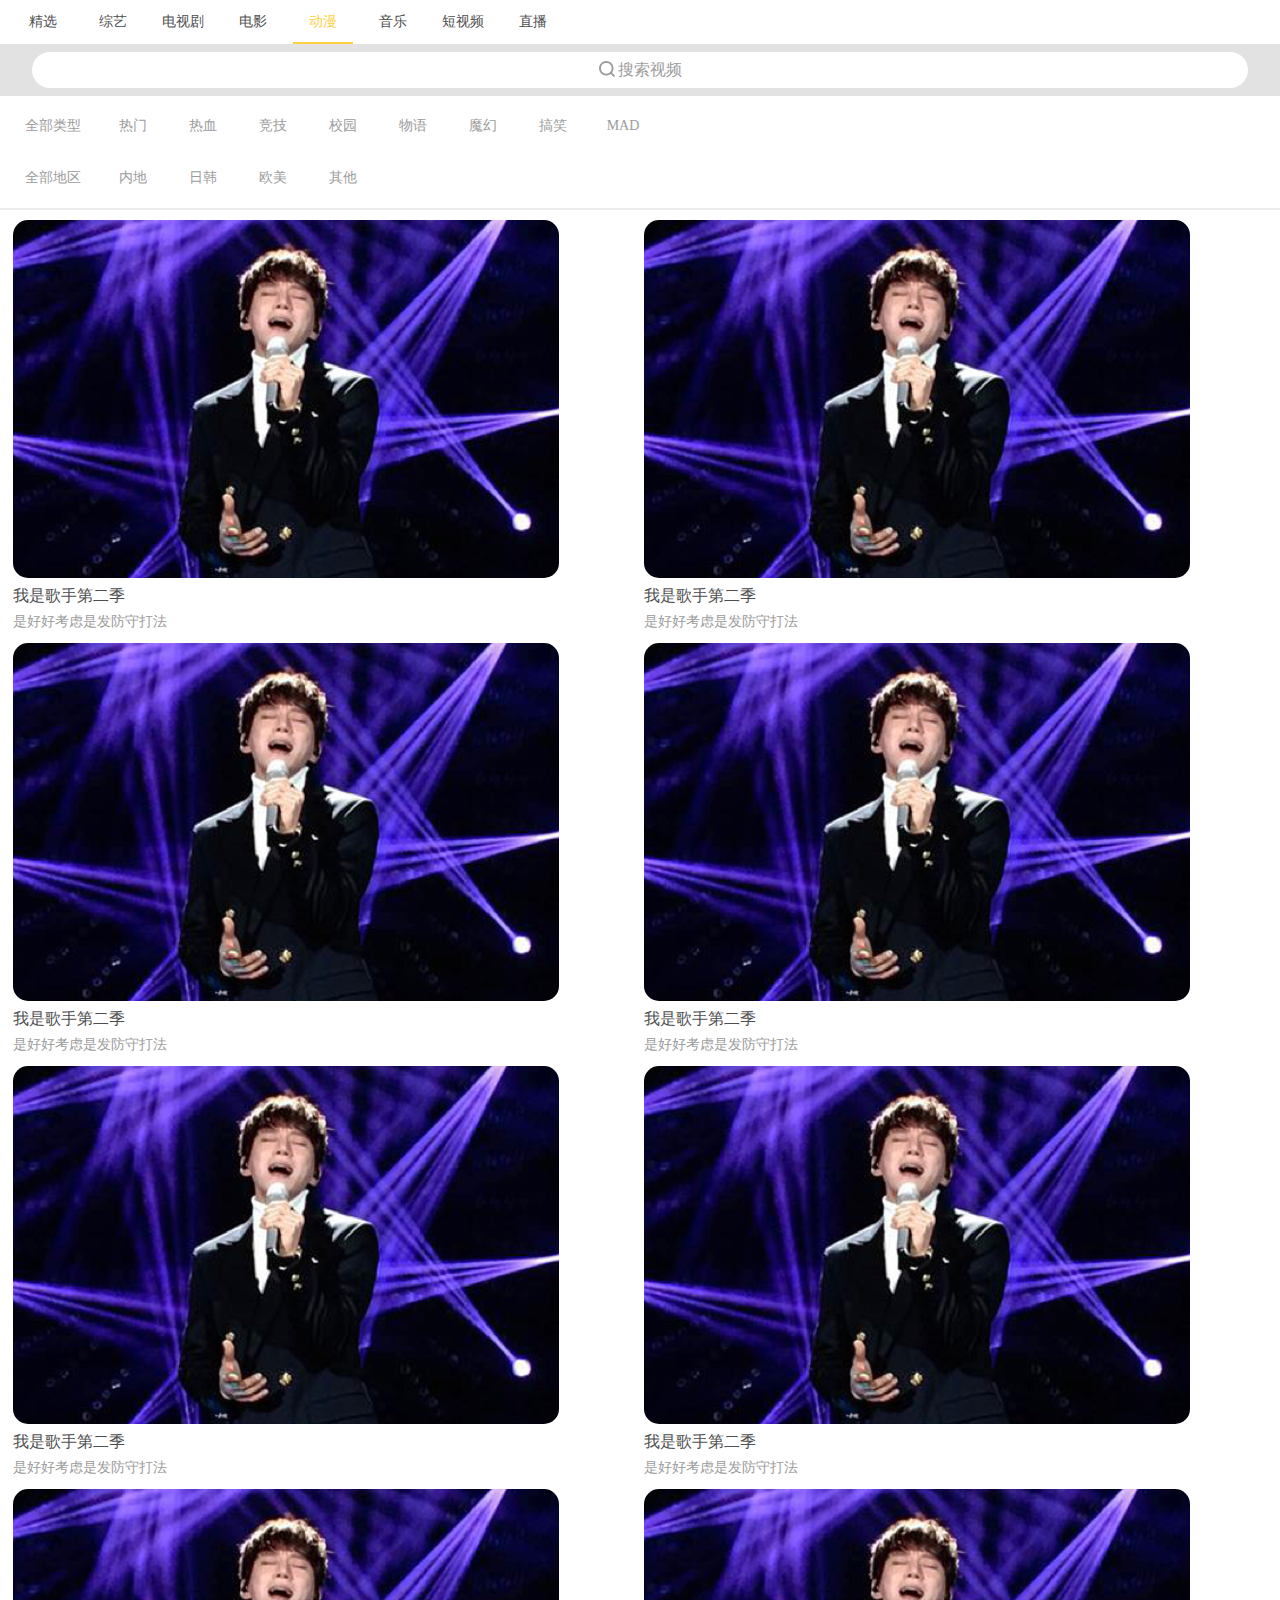
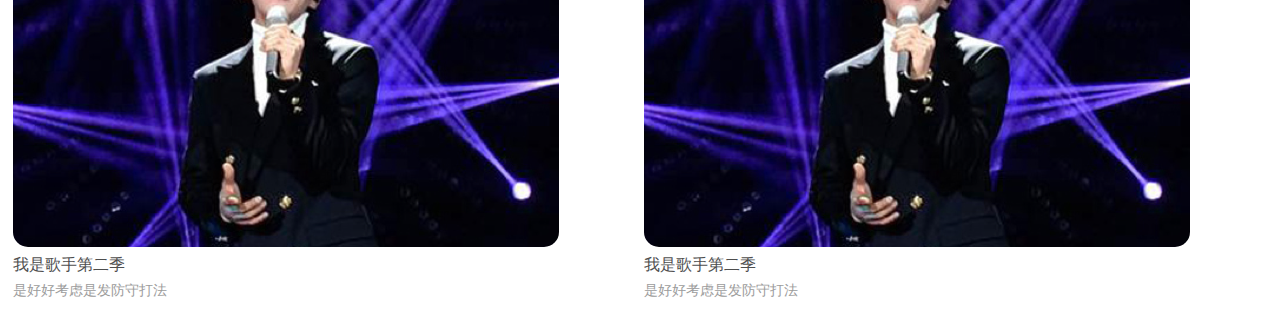
<file: html/comic.html>
<!DOCTYPE html>
<html lang="en">
<head>
    <meta charset="UTF-8">
    <title>麦芽</title>
    <meta name="viewport" content="width=device-width, initial-scale=1, maximum-scale=1, user-scalable=no">
    <!--<link rel="stylesheet" href="css/bootstrap.css">-->
    <link rel="stylesheet" href="../css/comic.css">
    <script src="../js/jQuery.js"></script>
    <script src="../js/touch.js"></script>
    <script src="../js/sou.js"></script>
</head>
<body>

<header>
    <div class=" win">
        <div class="con">
            <a href="../index.html"><li class="but">精选</li></a>
            <a href="variety.html"><li class="but">综艺</li></a>
            <a href="sousuo.html"><li class="but">电视剧</li></a>
            <a href="movie.html"><li class="but">电影</li></a>
            <a href="comic.html"><li class="but buts">动漫</li></a>
            <a href="music.html"><li class="but">音乐</li></a>
            <a href="Short%20video.html"><li class="but">短视频</li></a>
            <a href="live.html"><li class="but">直播</li></a>
            <div class="clear"></div>
        </div>
    </div>
</header>

<div class="sc-find">
    <div class="sc-fd">
        <div class="sc-sou "></div>
        <div class="sc-suo">搜索视频</div>
        <div class="clear"></div>
    </div>
</div>

<div class="table">
    <div class="menu1">
        <div class="contain">
            <div class="cnv3">全部类型</div>
            <div class="cnv">热门</div>
            <div class="cnv">热血</div>
            <div class="cnv">竞技</div>
            <div class="cnv">校园</div>
            <div class="cnv">物语</div>
            <div class="cnv">魔幻</div>
            <div class="cnv">搞笑</div>
            <div class="cnv">MAD</div>
            <div class="clear"></div>
        </div>
    </div>

    <div class="menu1">
        <div class="contain2">
            <div class="cnv2">全部地区</div>
            <div class=" cnv1">内地</div>
            <div class=" cnv1">日韩</div>
            <div class=" cnv1">欧美</div>
            <div class=" cnv1">其他</div>
            <div class="clear"></div>
        </div>
    </div>
</div>

<div class="xian"></div>

<!--热门综艺-->
<div class="sc-con">
    <div class="m-list">
        <ul class="ul-hot">
            <li>
                <div class="hot-list">
                    <a href="javascript:;">
                        <div class="hot-pic"><img src="../images/8.png"></div>
                        <h3>我是歌手第二季</h3>
                        <h4>是好好考虑是发防守打法</h4>
                    </a>
                </div>
            </li>
            <li>
                <div class="hot-list">
                    <a href="javascript:;">
                        <div class="hot-pic"><img src="../images/8.png"></div>
                        <h3>我是歌手第二季</h3>
                        <h4>是好好考虑是发防守打法</h4>
                    </a>
                </div>
            </li>
        </ul>
    </div>
    <div class="m-list">
        <ul class="ul-hot">
            <li>
                <div class="hot-list">
                    <a href="javascript:;">
                        <div class="hot-pic"><img src="../images/8.png"></div>
                        <h3>我是歌手第二季</h3>
                        <h4>是好好考虑是发防守打法</h4>
                    </a>
                </div>
            </li>
            <li>
                <div class="hot-list">
                    <a href="javascript:;">
                        <div class="hot-pic"><img src="../images/8.png"></div>
                        <h3>我是歌手第二季</h3>
                        <h4>是好好考虑是发防守打法</h4>
                    </a>
                </div>
            </li>
        </ul>
    </div>
    <div class="m-list">
        <ul class="ul-hot">
            <li>
                <div class="hot-list">
                    <a href="javascript:;">
                        <div class="hot-pic"><img src="../images/8.png"></div>
                        <h3>我是歌手第二季</h3>
                        <h4>是好好考虑是发防守打法</h4>
                    </a>
                </div>
            </li>
            <li>
                <div class="hot-list">
                    <a href="javascript:;">
                        <div class="hot-pic"><img src="../images/8.png"></div>
                        <h3>我是歌手第二季</h3>
                        <h4>是好好考虑是发防守打法</h4>
                    </a>
                </div>
            </li>
        </ul>
    </div>
    <div class="m-list">
        <ul class="ul-hot">
            <li>
                <div class="hot-list">
                    <a href="javascript:;">
                        <div class="hot-pic"><img src="../images/8.png"></div>
                        <h3>我是歌手第二季</h3>
                        <h4>是好好考虑是发防守打法</h4>
                    </a>
                </div>
            </li>
            <li>
                <div class="hot-list">
                    <a href="javascript:;">
                        <div class="hot-pic"><img src="../images/8.png"></div>
                        <h3>我是歌手第二季</h3>
                        <h4>是好好考虑是发防守打法</h4>
                    </a>
                </div>
            </li>
        </ul>
    </div>
</div>
<div class="clear"></div>

</body>
</html>
</file>
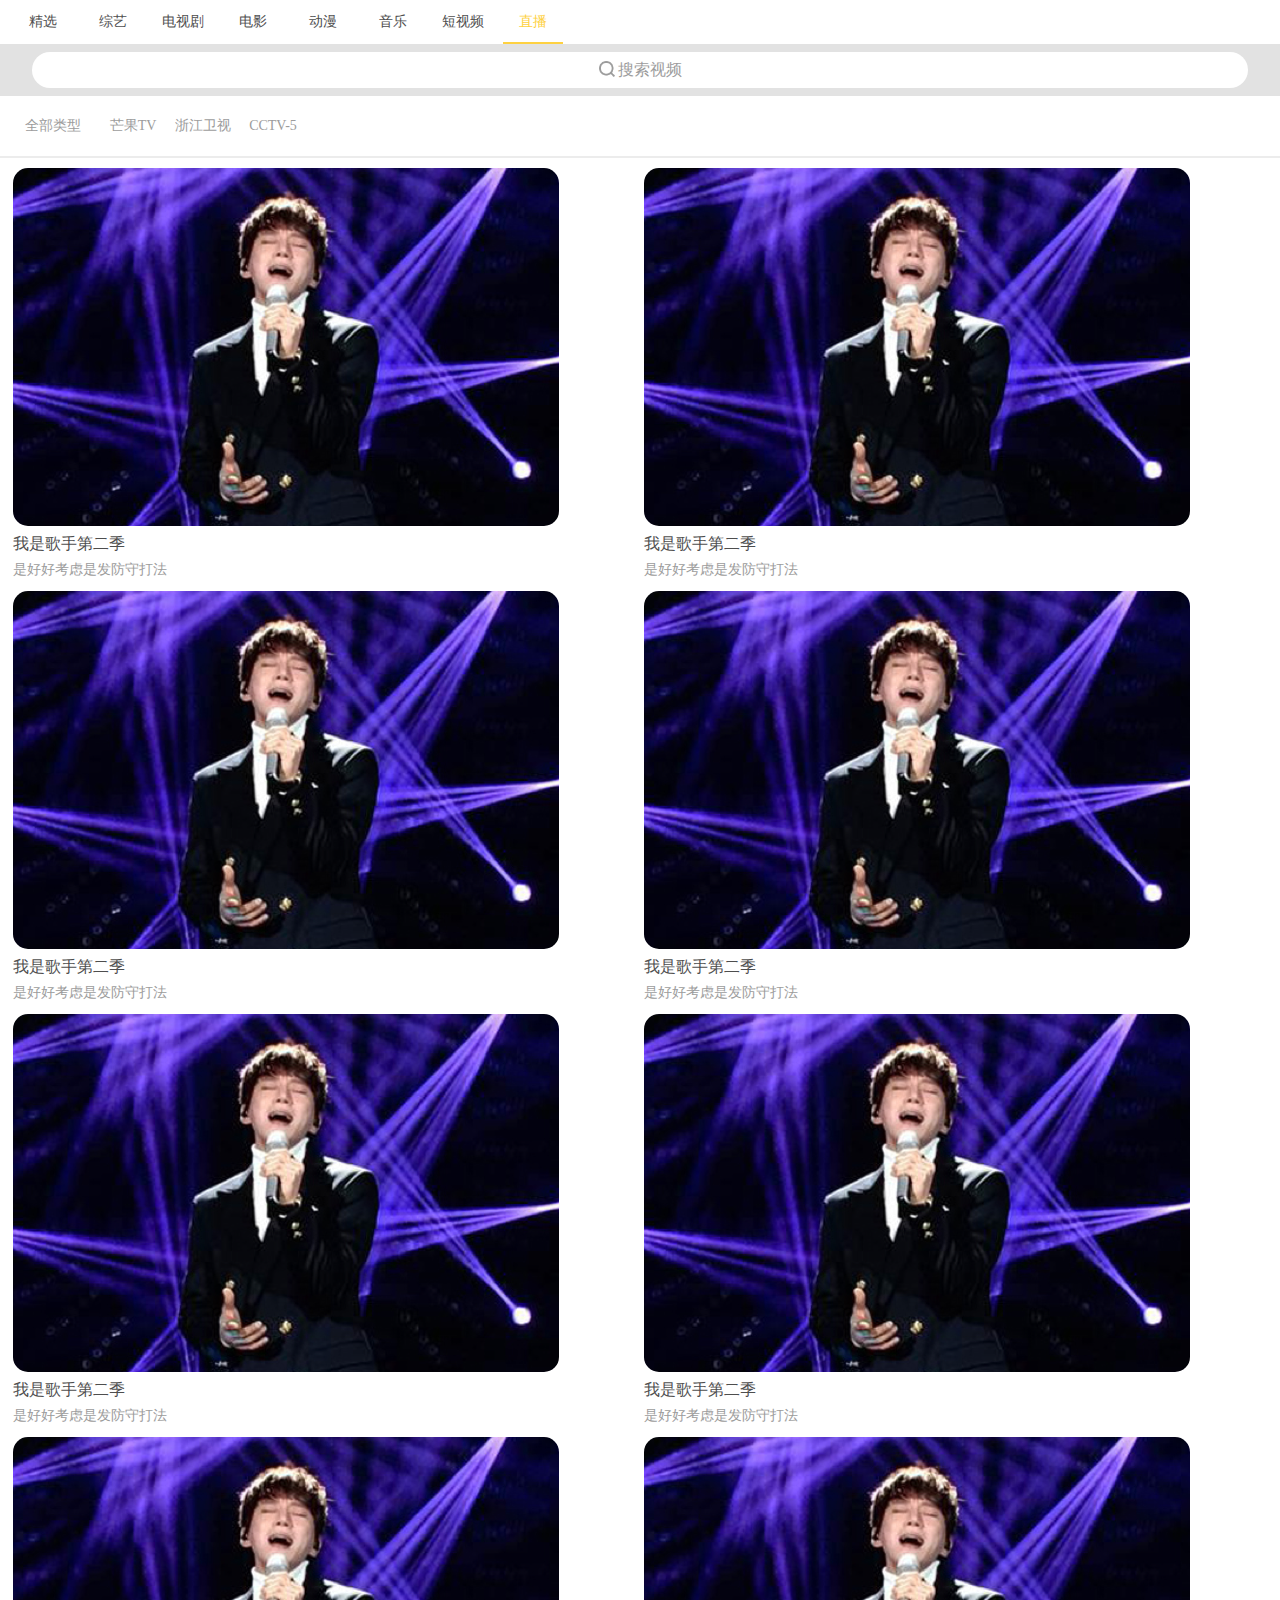
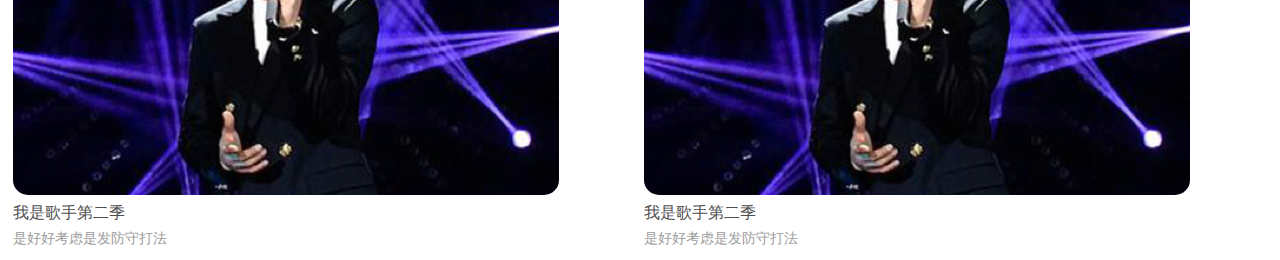
<file: html/live.html>
<!DOCTYPE html>
<html lang="en">
<head>
    <meta charset="UTF-8">
    <title>麦芽</title>
    <meta name="viewport" content="width=device-width, initial-scale=1, maximum-scale=1, user-scalable=no">
    <!--<link rel="stylesheet" href="css/bootstrap.css">-->
    <link rel="stylesheet" href="../css/live.css">
    <script src="../js/jQuery.js"></script>
    <script src="../js/touch.js"></script>
    <script src="../js/sou.js"></script>
</head>
<body>

<header>
    <div class=" win">
        <div class="con">
            <a href="../index.html"><li class="but">精选</li></a>
            <a href="variety.html"><li class="but">综艺</li></a>
            <a href="sousuo.html"><li class="but">电视剧</li></a>
            <a href="movie.html"><li class="but">电影</li></a>
            <a href="comic.html"><li class="but">动漫</li></a>
            <a href="music.html"><li class="but">音乐</li></a>
            <a href="Short%20video.html"><li class="but">短视频</li></a>
            <a href="live.html"><li class="but buts">直播</li></a>
            <div class="clear"></div>
        </div>
    </div>
</header>

<div class="sc-find">
    <div class="sc-fd">
        <div class="sc-sou "></div>
        <div class="sc-suo">搜索视频</div>
        <div class="clear"></div>
    </div>
</div>

<div class="table">
    <div class="menu1">
        <div class="contain">
            <div class="cnv3">全部类型</div>
            <div class="cnv">芒果TV</div>
            <div class="cnv">浙江卫视</div>
            <div class="cnv">CCTV-5</div>
            <div class="clear"></div>
        </div>
    </div>
</div>

<div class="xian"></div>

<!--热门综艺-->
<div class="sc-con">
    <div class="m-list">
        <ul class="ul-hot">
            <li>
                <div class="hot-list">
                    <a href="javascript:;">
                        <div class="hot-pic"><img src="../images/8.png"></div>
                        <h3>我是歌手第二季</h3>
                        <h4>是好好考虑是发防守打法</h4>
                    </a>
                </div>
            </li>
            <li>
                <div class="hot-list">
                    <a href="javascript:;">
                        <div class="hot-pic"><img src="../images/8.png"></div>
                        <h3>我是歌手第二季</h3>
                        <h4>是好好考虑是发防守打法</h4>
                    </a>
                </div>
            </li>
        </ul>
    </div>
    <div class="m-list">
        <ul class="ul-hot">
            <li>
                <div class="hot-list">
                    <a href="javascript:;">
                        <div class="hot-pic"><img src="../images/8.png"></div>
                        <h3>我是歌手第二季</h3>
                        <h4>是好好考虑是发防守打法</h4>
                    </a>
                </div>
            </li>
            <li>
                <div class="hot-list">
                    <a href="javascript:;">
                        <div class="hot-pic"><img src="../images/8.png"></div>
                        <h3>我是歌手第二季</h3>
                        <h4>是好好考虑是发防守打法</h4>
                    </a>
                </div>
            </li>
        </ul>
    </div>
    <div class="m-list">
        <ul class="ul-hot">
            <li>
                <div class="hot-list">
                    <a href="javascript:;">
                        <div class="hot-pic"><img src="../images/8.png"></div>
                        <h3>我是歌手第二季</h3>
                        <h4>是好好考虑是发防守打法</h4>
                    </a>
                </div>
            </li>
            <li>
                <div class="hot-list">
                    <a href="javascript:;">
                        <div class="hot-pic"><img src="../images/8.png"></div>
                        <h3>我是歌手第二季</h3>
                        <h4>是好好考虑是发防守打法</h4>
                    </a>
                </div>
            </li>
        </ul>
    </div>
    <div class="m-list">
        <ul class="ul-hot">
            <li>
                <div class="hot-list">
                    <a href="javascript:;">
                        <div class="hot-pic"><img src="../images/8.png"></div>
                        <h3>我是歌手第二季</h3>
                        <h4>是好好考虑是发防守打法</h4>
                    </a>
                </div>
            </li>
            <li>
                <div class="hot-list">
                    <a href="javascript:;">
                        <div class="hot-pic"><img src="../images/8.png"></div>
                        <h3>我是歌手第二季</h3>
                        <h4>是好好考虑是发防守打法</h4>
                    </a>
                </div>
            </li>
        </ul>
    </div>
</div>
<div class="clear"></div>

</body>
</html>
</file>
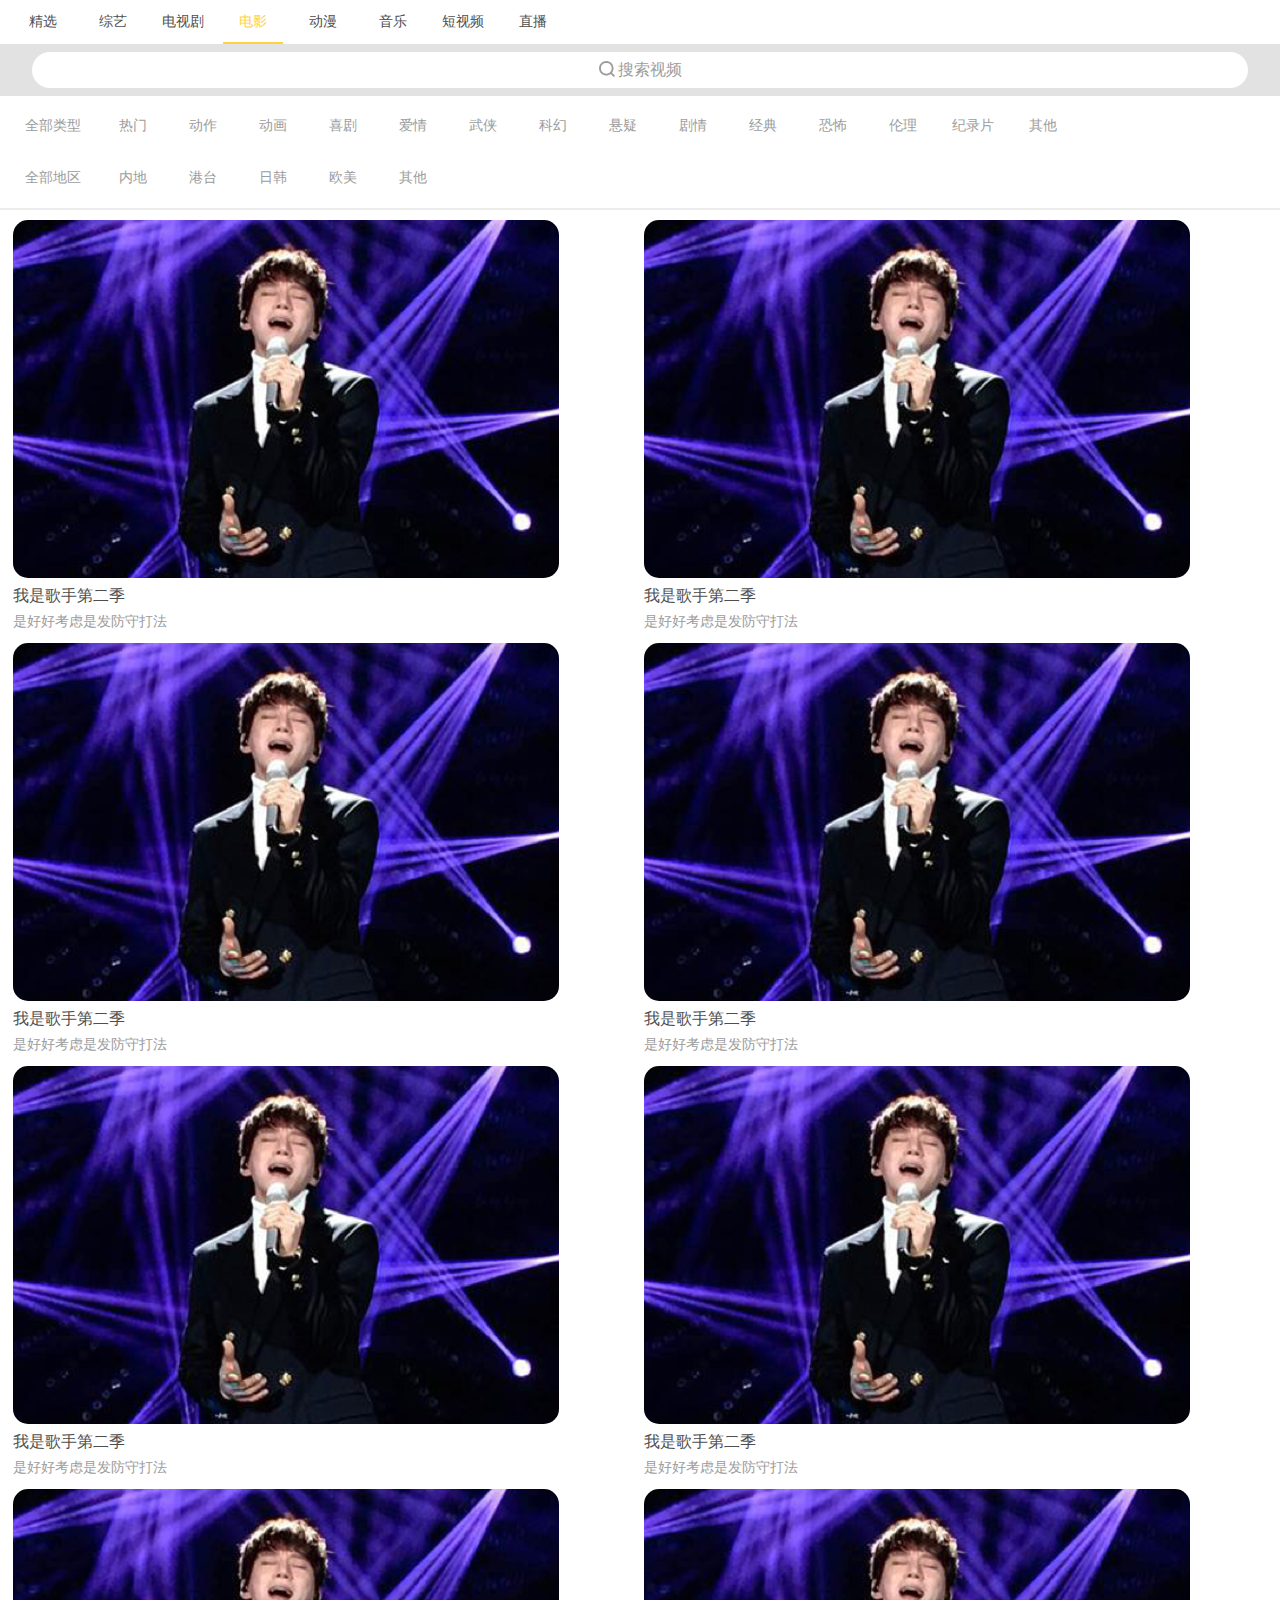
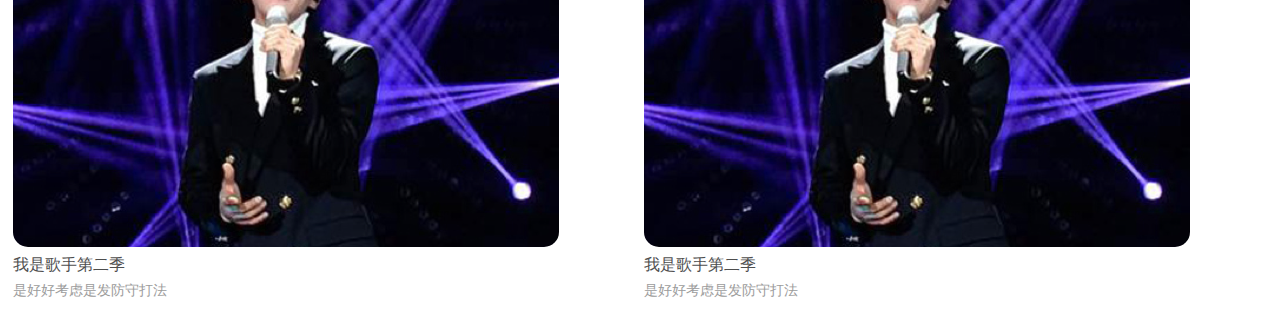
<file: html/movie.html>
<!DOCTYPE html>
<html lang="en">
<head>
    <meta charset="UTF-8">
    <title>麦芽</title>
    <meta name="viewport" content="width=device-width, initial-scale=1, maximum-scale=1, user-scalable=no">
    <!--<link rel="stylesheet" href="css/bootstrap.css">-->
    <link rel="stylesheet" href="../css/movie.css">
    <script src="../js/jQuery.js"></script>
    <script src="../js/touch.js"></script>
    <script src="../js/sou.js"></script>
</head>
<body>

<header>
    <div class=" win">
        <div class="con">
            <a href="../index.html"><li class="but">精选</li></a>
            <a href="variety.html"><li class="but">综艺</li></a>
            <a href="sousuo.html"><li class="but">电视剧</li></a>
            <a href="movie.html"><li class="but buts">电影</li></a>
            <a href="comic.html"><li class="but">动漫</li></a>
            <a href="music.html"><li class="but">音乐</li></a>
            <a href="Short%20video.html"><li class="but">短视频</li></a>
            <a href="live.html"><li class="but">直播</li></a>
            <div class="clear"></div>
        </div>
    </div>
</header>

<div class="sc-find">
    <div class="sc-fd">
        <div class="sc-sou "></div>
        <div class="sc-suo">搜索视频</div>
        <div class="clear"></div>
    </div>
</div>

<div class="table">
    <div class="menu1">
        <div class="contain">
            <div class="cnv3">全部类型</div>
            <div class="cnv">热门</div>
            <div class="cnv">动作</div>
            <div class="cnv">动画</div>
            <div class="cnv">喜剧</div>
            <div class="cnv">爱情</div>
            <div class="cnv">武侠</div>
            <div class="cnv">科幻</div>
            <div class="cnv">悬疑</div>
            <div class="cnv">剧情</div>
            <div class="cnv">经典</div>
            <div class="cnv">恐怖</div>
            <div class="cnv">伦理</div>
            <div class="cnv">纪录片</div>
            <div class="cnv">其他</div>
            <div class="clear"></div>
        </div>
    </div>

    <div class="menu1">
        <div class="contain2">
            <div class="cnv2">全部地区</div>
            <div class="cnv1">内地</div>
            <div class="cnv1">港台</div>
            <div class="cnv1">日韩</div>
            <div class="cnv1">欧美</div>
            <div class="cnv1">其他</div>
            <div class="clear"></div>
        </div>
    </div>
</div>

<div class="xian"></div>

<!--热门综艺-->
<div class="sc-con">
    <div class="m-list">
        <ul class="ul-hot">
            <li>
                <div class="hot-list">
                    <a href="javascript:;">
                        <div class="hot-pic"><img src="../images/8.png"></div>
                        <h3>我是歌手第二季</h3>
                        <h4>是好好考虑是发防守打法</h4>
                    </a>
                </div>
            </li>
            <li>
                <div class="hot-list">
                    <a href="javascript:;">
                        <div class="hot-pic"><img src="../images/8.png"></div>
                        <h3>我是歌手第二季</h3>
                        <h4>是好好考虑是发防守打法</h4>
                    </a>
                </div>
            </li>
        </ul>
    </div>
    <div class="m-list">
        <ul class="ul-hot">
            <li>
                <div class="hot-list">
                    <a href="javascript:;">
                        <div class="hot-pic"><img src="../images/8.png"></div>
                        <h3>我是歌手第二季</h3>
                        <h4>是好好考虑是发防守打法</h4>
                    </a>
                </div>
            </li>
            <li>
                <div class="hot-list">
                    <a href="javascript:;">
                        <div class="hot-pic"><img src="../images/8.png"></div>
                        <h3>我是歌手第二季</h3>
                        <h4>是好好考虑是发防守打法</h4>
                    </a>
                </div>
            </li>
        </ul>
    </div>
    <div class="m-list">
        <ul class="ul-hot">
            <li>
                <div class="hot-list">
                    <a href="javascript:;">
                        <div class="hot-pic"><img src="../images/8.png"></div>
                        <h3>我是歌手第二季</h3>
                        <h4>是好好考虑是发防守打法</h4>
                    </a>
                </div>
            </li>
            <li>
                <div class="hot-list">
                    <a href="javascript:;">
                        <div class="hot-pic"><img src="../images/8.png"></div>
                        <h3>我是歌手第二季</h3>
                        <h4>是好好考虑是发防守打法</h4>
                    </a>
                </div>
            </li>
        </ul>
    </div>
    <div class="m-list">
        <ul class="ul-hot">
            <li>
                <div class="hot-list">
                    <a href="javascript:;">
                        <div class="hot-pic"><img src="../images/8.png"></div>
                        <h3>我是歌手第二季</h3>
                        <h4>是好好考虑是发防守打法</h4>
                    </a>
                </div>
            </li>
            <li>
                <div class="hot-list">
                    <a href="javascript:;">
                        <div class="hot-pic"><img src="../images/8.png"></div>
                        <h3>我是歌手第二季</h3>
                        <h4>是好好考虑是发防守打法</h4>
                    </a>
                </div>
            </li>
        </ul>
    </div>
</div>
<div class="clear"></div>

</body>
</html>
</file>
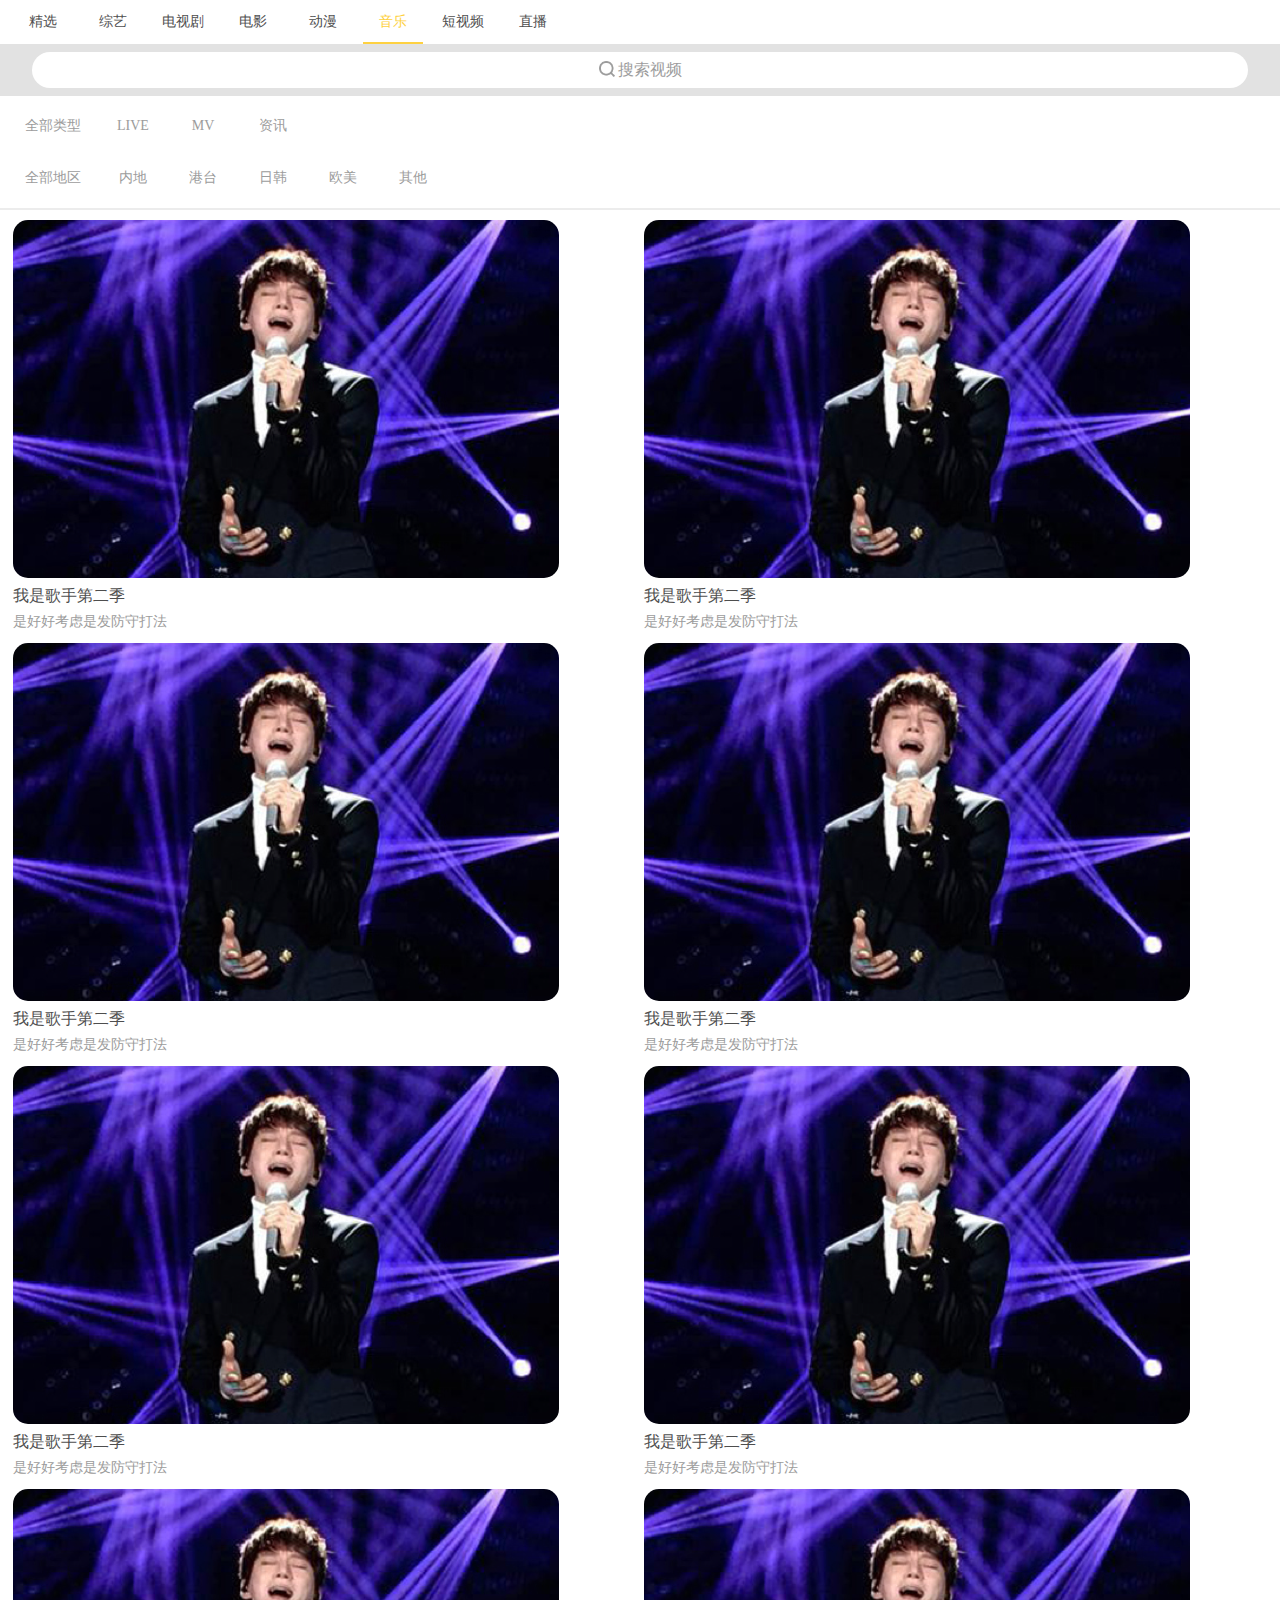
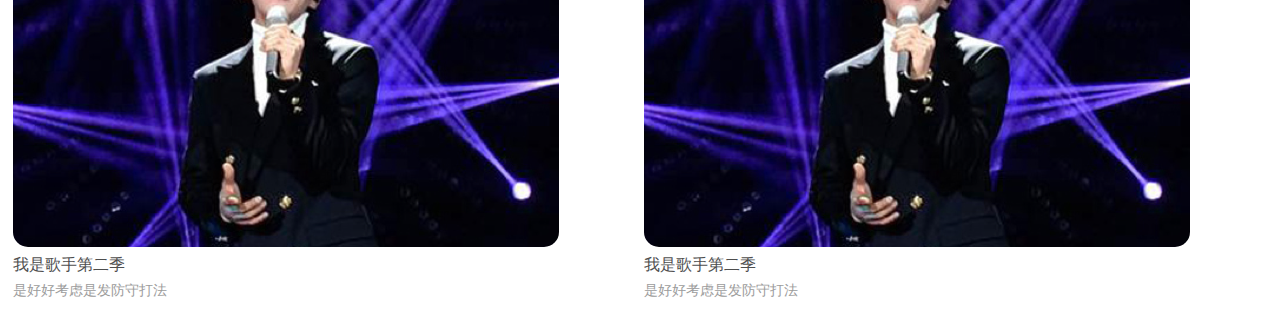
<file: html/music.html>
<!DOCTYPE html>
<html lang="en">
<head>
    <meta charset="UTF-8">
    <title>麦芽</title>
    <meta name="viewport" content="width=device-width, initial-scale=1, maximum-scale=1, user-scalable=no">
    <!--<link rel="stylesheet" href="css/bootstrap.css">-->
    <link rel="stylesheet" href="../css/music.css">
    <script src="../js/jQuery.js"></script>
    <script src="../js/touch.js"></script>
    <script src="../js/sou.js"></script>
</head>
<body>

<header>
    <div class=" win">
        <div class="con">
            <a href="../index.html"><li class="but">精选</li></a>
            <a href="variety.html"><li class="but">综艺</li></a>
            <a href="sousuo.html"><li class="but">电视剧</li></a>
            <a href="movie.html"><li class="but">电影</li></a>
            <a href="comic.html"><li class="but">动漫</li></a>
            <a href="music.html"><li class="but buts">音乐</li></a>
            <a href="Short%20video.html"><li class="but">短视频</li></a>
            <a href="live.html"><li class="but">直播</li></a>
            <div class="clear"></div>
        </div>
    </div>
</header>

<div class="sc-find">
    <div class="sc-fd">
        <div class="sc-sou "></div>
        <div class="sc-suo">搜索视频</div>
        <div class="clear"></div>
    </div>
</div>

<div class="table">
    <div class="menu1">
        <div class="contain">
            <div class="cnv3">全部类型</div>
            <div class="cnv">LIVE</div>
            <div class="cnv">MV</div>
            <div class="cnv">资讯</div>
            <div class="clear"></div>
        </div>
    </div>

    <div class="menu1">
        <div class="contain2">
            <div class="cnv2">全部地区</div>
            <div class=" cnv1">内地</div>
            <div class=" cnv1">港台</div>
            <div class=" cnv1">日韩</div>
            <div class=" cnv1">欧美</div>
            <div class=" cnv1">其他</div>
            <div class="clear"></div>
        </div>
    </div>
</div>

<div class="xian"></div>

<!--热门综艺-->
<div class="sc-con">
    <div class="m-list">
        <ul class="ul-hot">
            <li>
                <div class="hot-list">
                    <a href="javascript:;">
                        <div class="hot-pic"><img src="../images/8.png"></div>
                        <h3>我是歌手第二季</h3>
                        <h4>是好好考虑是发防守打法</h4>
                    </a>
                </div>
            </li>
            <li>
                <div class="hot-list">
                    <a href="javascript:;">
                        <div class="hot-pic"><img src="../images/8.png"></div>
                        <h3>我是歌手第二季</h3>
                        <h4>是好好考虑是发防守打法</h4>
                    </a>
                </div>
            </li>
        </ul>
    </div>
    <div class="m-list">
        <ul class="ul-hot">
            <li>
                <div class="hot-list">
                    <a href="javascript:;">
                        <div class="hot-pic"><img src="../images/8.png"></div>
                        <h3>我是歌手第二季</h3>
                        <h4>是好好考虑是发防守打法</h4>
                    </a>
                </div>
            </li>
            <li>
                <div class="hot-list">
                    <a href="javascript:;">
                        <div class="hot-pic"><img src="../images/8.png"></div>
                        <h3>我是歌手第二季</h3>
                        <h4>是好好考虑是发防守打法</h4>
                    </a>
                </div>
            </li>
        </ul>
    </div>
    <div class="m-list">
        <ul class="ul-hot">
            <li>
                <div class="hot-list">
                    <a href="javascript:;">
                        <div class="hot-pic"><img src="../images/8.png"></div>
                        <h3>我是歌手第二季</h3>
                        <h4>是好好考虑是发防守打法</h4>
                    </a>
                </div>
            </li>
            <li>
                <div class="hot-list">
                    <a href="javascript:;">
                        <div class="hot-pic"><img src="../images/8.png"></div>
                        <h3>我是歌手第二季</h3>
                        <h4>是好好考虑是发防守打法</h4>
                    </a>
                </div>
            </li>
        </ul>
    </div>
    <div class="m-list">
        <ul class="ul-hot">
            <li>
                <div class="hot-list">
                    <a href="javascript:;">
                        <div class="hot-pic"><img src="../images/8.png"></div>
                        <h3>我是歌手第二季</h3>
                        <h4>是好好考虑是发防守打法</h4>
                    </a>
                </div>
            </li>
            <li>
                <div class="hot-list">
                    <a href="javascript:;">
                        <div class="hot-pic"><img src="../images/8.png"></div>
                        <h3>我是歌手第二季</h3>
                        <h4>是好好考虑是发防守打法</h4>
                    </a>
                </div>
            </li>
        </ul>
    </div>
</div>
<div class="clear"></div>

</body>
</html>
</file>
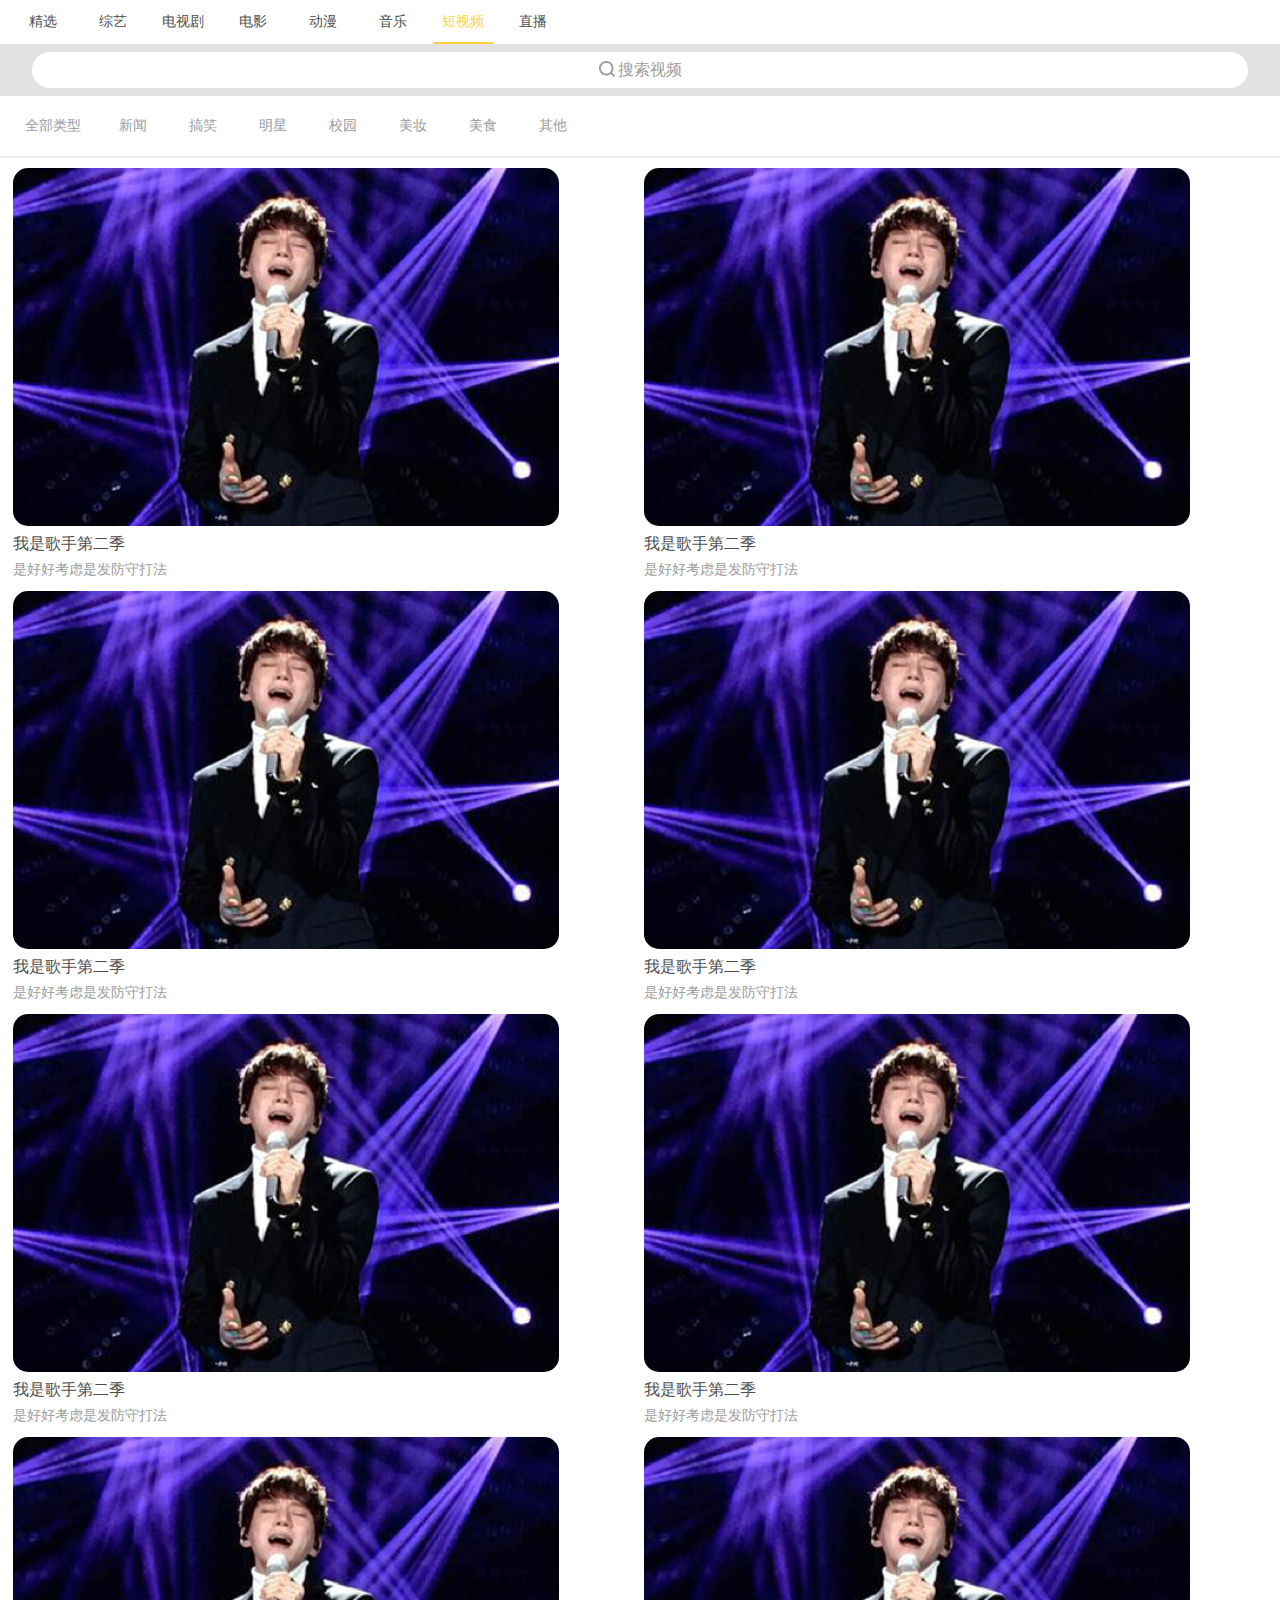
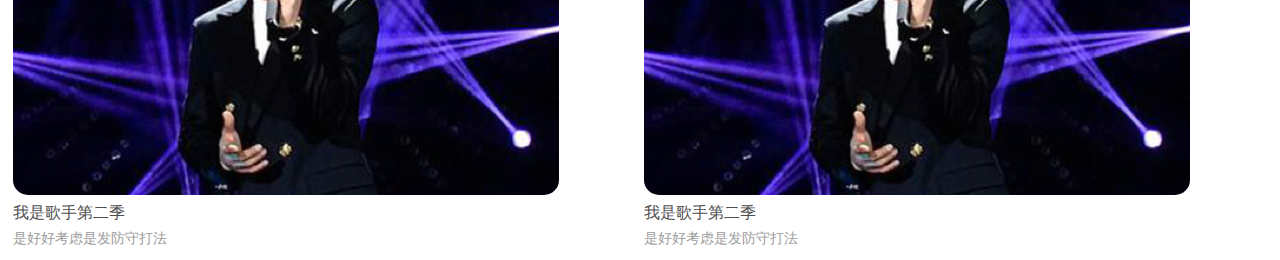
<file: html/Short video.html>
<!DOCTYPE html>
<html lang="en">
<head>
    <meta charset="UTF-8">
    <title>麦芽</title>
    <meta name="viewport" content="width=device-width, initial-scale=1, maximum-scale=1, user-scalable=no">
    <!--<link rel="stylesheet" href="css/bootstrap.css">-->
    <link rel="stylesheet" href="../css/Short%20video.css">
    <script src="../js/jQuery.js"></script>
    <script src="../js/sou.js"></script>
</head>
<body>

<header>
    <div class=" win">
        <div class="con">
            <a href="../index.html"><li class="but">精选</li></a>
            <a href="variety.html"><li class="but">综艺</li></a>
            <a href="sousuo.html"><li class="but">电视剧</li></a>
            <a href="movie.html"><li class="but">电影</li></a>
            <a href="comic.html"><li class="but">动漫</li></a>
            <a href="music.html"><li class="but">音乐</li></a>
            <a href="Short%20video.html"><li class="but buts">短视频</li></a>
            <a href="live.html"><li class="but">直播</li></a>
            <div class="clear"></div>
        </div>
    </div>
</header>

<div class="sc-find">
    <div class="sc-fd">
        <div class="sc-sou "></div>
        <div class="sc-suo">搜索视频</div>
        <div class="clear"></div>
    </div>
</div>

<div class="table">
    <div class="menu1">
        <div class="contain">
            <div class="cnv3">全部类型</div>
            <div class="cnv">新闻</div>
            <div class="cnv">搞笑</div>
            <div class="cnv">明星</div>
            <div class="cnv">校园</div>
            <div class="cnv">美妆</div>
            <div class="cnv">美食</div>
            <div class="cnv">其他</div>
            <div class="clear"></div>
        </div>
    </div>

</div>

<div class="xian"></div>

<!--热门综艺-->
<div class="sc-con">
    <div class="m-list">
        <ul class="ul-hot">
            <li>
                <div class="hot-list">
                    <a href="javascript:;">
                        <div class="hot-pic"><img src="../images/8.png"></div>
                        <h3>我是歌手第二季</h3>
                        <h4>是好好考虑是发防守打法</h4>
                    </a>
                </div>
            </li>
            <li>
                <div class="hot-list">
                    <a href="javascript:;">
                        <div class="hot-pic"><img src="../images/8.png"></div>
                        <h3>我是歌手第二季</h3>
                        <h4>是好好考虑是发防守打法</h4>
                    </a>
                </div>
            </li>
        </ul>
    </div>
    <div class="m-list">
        <ul class="ul-hot">
            <li>
                <div class="hot-list">
                    <a href="javascript:;">
                        <div class="hot-pic"><img src="../images/8.png"></div>
                        <h3>我是歌手第二季</h3>
                        <h4>是好好考虑是发防守打法</h4>
                    </a>
                </div>
            </li>
            <li>
                <div class="hot-list">
                    <a href="javascript:;">
                        <div class="hot-pic"><img src="../images/8.png"></div>
                        <h3>我是歌手第二季</h3>
                        <h4>是好好考虑是发防守打法</h4>
                    </a>
                </div>
            </li>
        </ul>
    </div>
    <div class="m-list">
        <ul class="ul-hot">
            <li>
                <div class="hot-list">
                    <a href="javascript:;">
                        <div class="hot-pic"><img src="../images/8.png"></div>
                        <h3>我是歌手第二季</h3>
                        <h4>是好好考虑是发防守打法</h4>
                    </a>
                </div>
            </li>
            <li>
                <div class="hot-list">
                    <a href="javascript:;">
                        <div class="hot-pic"><img src="../images/8.png"></div>
                        <h3>我是歌手第二季</h3>
                        <h4>是好好考虑是发防守打法</h4>
                    </a>
                </div>
            </li>
        </ul>
    </div>
    <div class="m-list">
        <ul class="ul-hot">
            <li>
                <div class="hot-list">
                    <a href="javascript:;">
                        <div class="hot-pic"><img src="../images/8.png"></div>
                        <h3>我是歌手第二季</h3>
                        <h4>是好好考虑是发防守打法</h4>
                    </a>
                </div>
            </li>
            <li>
                <div class="hot-list">
                    <a href="javascript:;">
                        <div class="hot-pic"><img src="../images/8.png"></div>
                        <h3>我是歌手第二季</h3>
                        <h4>是好好考虑是发防守打法</h4>
                    </a>
                </div>
            </li>
        </ul>
    </div>
</div>
<div class="clear"></div>

</body>
</html>
</file>
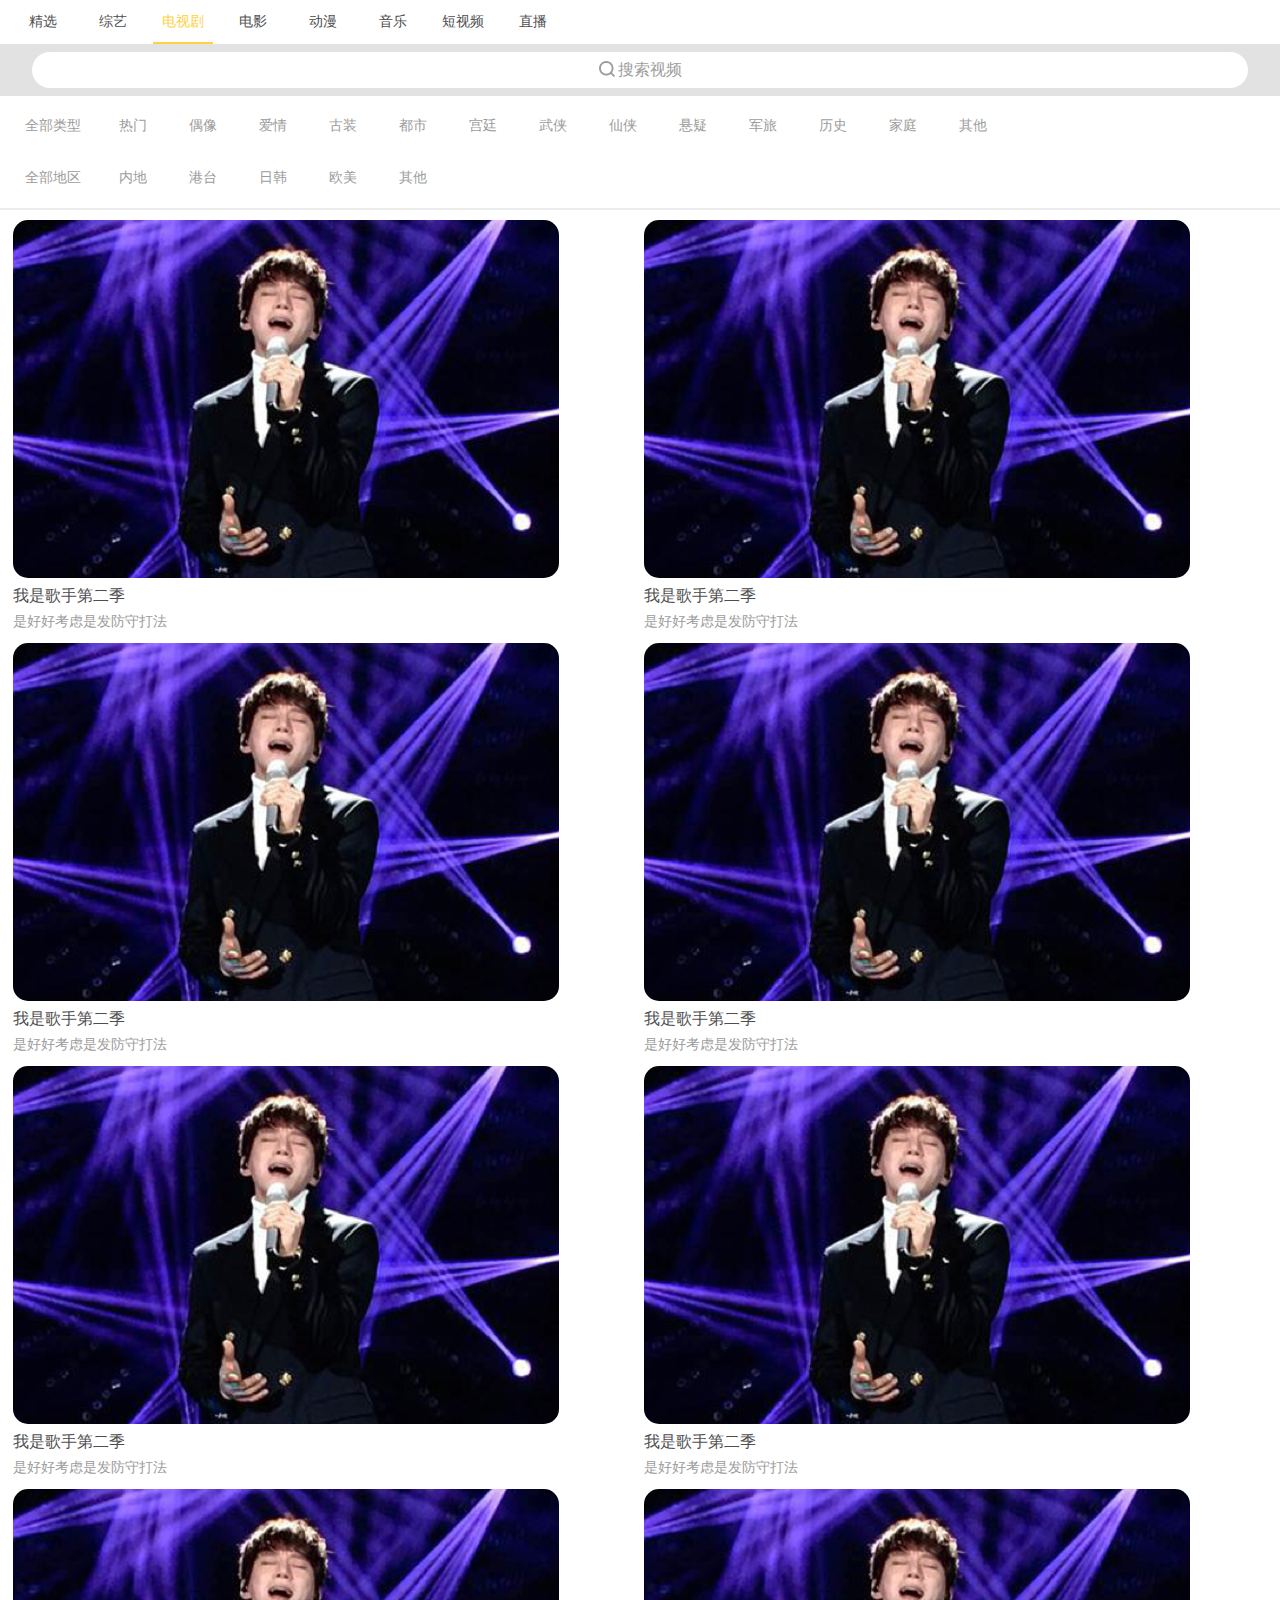
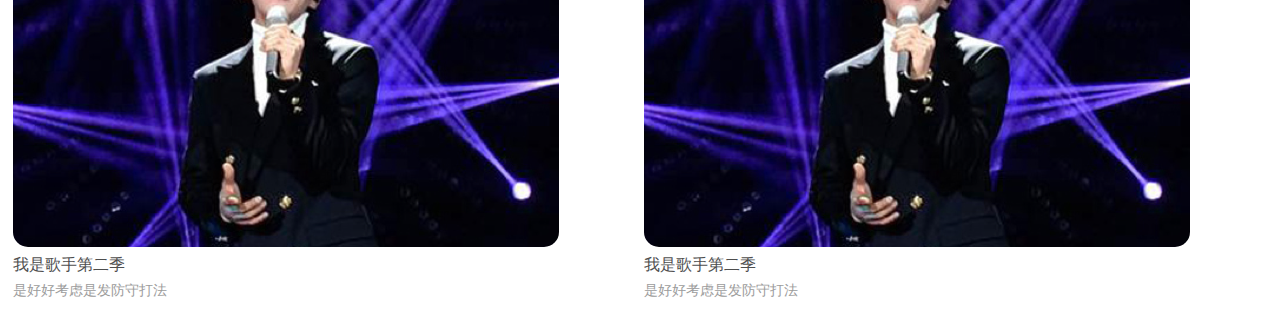
<file: html/sousuo.html>
<!DOCTYPE html>
<html lang="en">
<head>
    <meta charset="UTF-8">
    <title>麦芽</title>
    <meta name="viewport" content="width=device-width, initial-scale=1, maximum-scale=1, user-scalable=no">
    <!--<link rel="stylesheet" href="css/bootstrap.css">-->
    <link rel="stylesheet" href="../css/sousuo.css">
    <script src="../js/jQuery.js"></script>
    <script src="../js/touch.js"></script>
    <script src="../js/sou.js"></script>
</head>
<body>

<header>
    <div class=" win">
        <div class="con">
            <a href="../index.html"><li class="but">精选</li></a>
            <a href="variety.html"><li class="but">综艺</li></a>
            <a href="sousuo.html"><li class="but buts">电视剧</li></a>
            <a href="movie.html"><li class="but">电影</li></a>
            <a href="comic.html"><li class="but">动漫</li></a>
            <a href="music.html"><li class="but">音乐</li></a>
            <a href="Short%20video.html"><li class="but">短视频</li></a>
            <a href="live.html"><li class="but">直播</li></a>
            <div class="clear"></div>
        </div>
    </div>
</header>

<div class="sc-find">
    <div class="sc-fd">
        <div class="sc-sou "></div>
        <div class="sc-suo">搜索视频</div>
        <div class="clear"></div>
    </div>
</div>

<div class="table">
    <div class="menu1">
        <div class="contain">
            <div class="cnv3">全部类型</div>
            <div class="cnv">热门</div>
            <div class="cnv">偶像</div>
            <div class="cnv">爱情</div>
            <div class="cnv">古装</div>
            <div class="cnv">都市</div>
            <div class="cnv">宫廷</div>
            <div class="cnv">武侠</div>
            <div class="cnv">仙侠</div>
            <div class="cnv">悬疑</div>
            <div class="cnv">军旅</div>
            <div class="cnv">历史</div>
            <div class="cnv">家庭</div>
            <div class="cnv">其他</div>
            <div class="clear"></div>
        </div>
    </div>

    <div class="menu1">
        <div class="contain2">
            <div class="cnv2">全部地区</div>
            <div class=" cnv1">内地</div>
            <div class=" cnv1">港台</div>
            <div class=" cnv1">日韩</div>
            <div class=" cnv1">欧美</div>
            <div class=" cnv1">其他</div>
            <div class="clear"></div>
        </div>
    </div>
</div>

<div class="xian"></div>


<!--热门综艺-->
<div class="sc-con">
    <div class="m-list">
        <ul class="ul-hot">
            <li>
                <div class="hot-list">
                    <a href="javascript:;">
                        <div class="hot-pic"><img src="../images/8.png"></div>
                        <h3>我是歌手第二季</h3>
                        <h4>是好好考虑是发防守打法</h4>
                    </a>
                </div>
            </li>
            <li>
                <div class="hot-list">
                    <a href="javascript:;">
                        <div class="hot-pic"><img src="../images/8.png"></div>
                        <h3>我是歌手第二季</h3>
                        <h4>是好好考虑是发防守打法</h4>
                    </a>
                </div>
            </li>
        </ul>
    </div>
    <div class="m-list">
        <ul class="ul-hot">
            <li>
                <div class="hot-list">
                    <a href="javascript:;">
                        <div class="hot-pic"><img src="../images/8.png"></div>
                        <h3>我是歌手第二季</h3>
                        <h4>是好好考虑是发防守打法</h4>
                    </a>
                </div>
            </li>
            <li>
                <div class="hot-list">
                    <a href="javascript:;">
                        <div class="hot-pic"><img src="../images/8.png"></div>
                        <h3>我是歌手第二季</h3>
                        <h4>是好好考虑是发防守打法</h4>
                    </a>
                </div>
            </li>
        </ul>
    </div>
    <div class="m-list">
        <ul class="ul-hot">
            <li>
                <div class="hot-list">
                    <a href="javascript:;">
                        <div class="hot-pic"><img src="../images/8.png"></div>
                        <h3>我是歌手第二季</h3>
                        <h4>是好好考虑是发防守打法</h4>
                    </a>
                </div>
            </li>
            <li>
                <div class="hot-list">
                    <a href="javascript:;">
                        <div class="hot-pic"><img src="../images/8.png"></div>
                        <h3>我是歌手第二季</h3>
                        <h4>是好好考虑是发防守打法</h4>
                    </a>
                </div>
            </li>
        </ul>
    </div>
    <div class="m-list">
        <ul class="ul-hot">
            <li>
                <div class="hot-list">
                    <a href="javascript:;">
                        <div class="hot-pic"><img src="../images/8.png"></div>
                        <h3>我是歌手第二季</h3>
                        <h4>是好好考虑是发防守打法</h4>
                    </a>
                </div>
            </li>
            <li>
                <div class="hot-list">
                    <a href="javascript:;">
                        <div class="hot-pic"><img src="../images/8.png"></div>
                        <h3>我是歌手第二季</h3>
                        <h4>是好好考虑是发防守打法</h4>
                    </a>
                </div>
            </li>
        </ul>
    </div>
</div>
<div class="clear"></div>

</body>
</html>
</file>
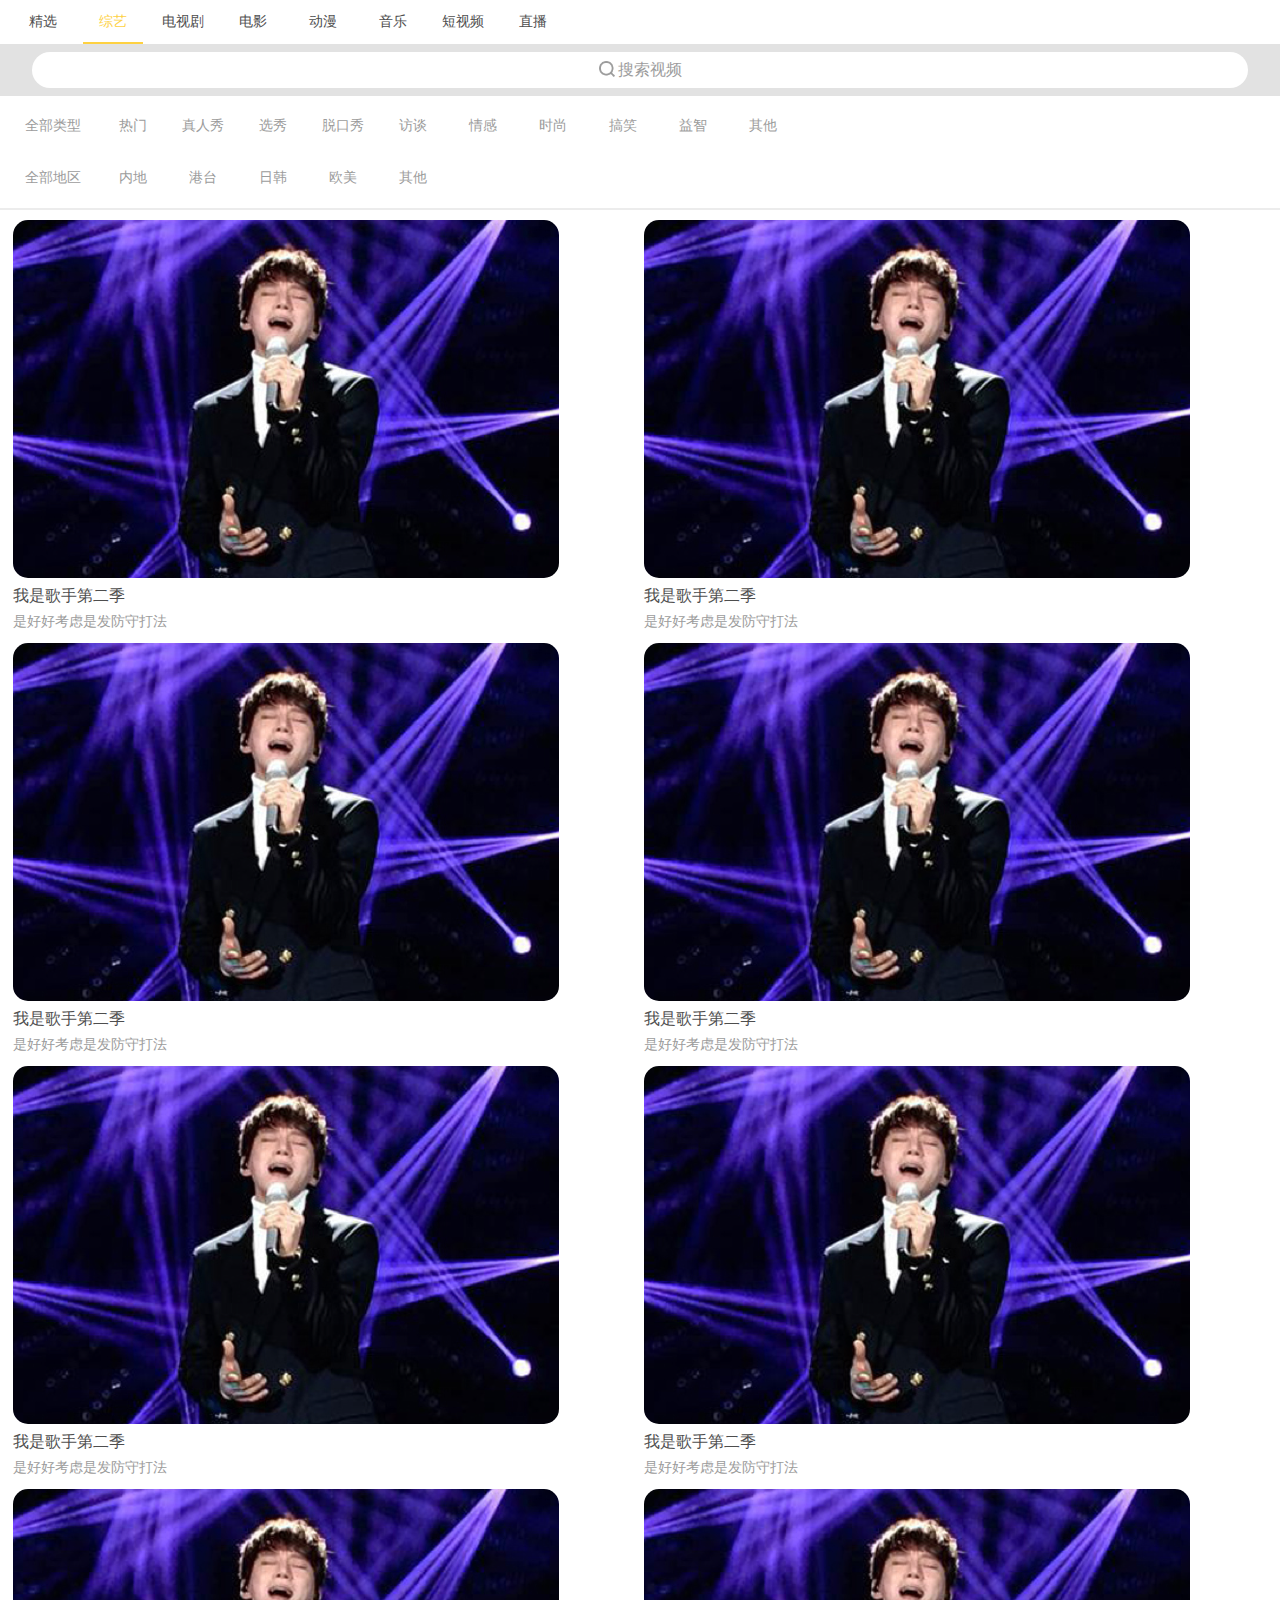
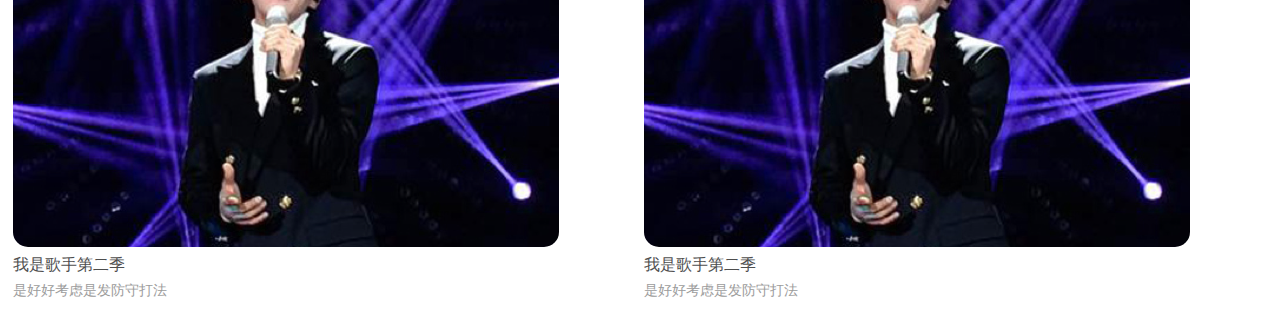
<file: html/variety.html>
<!DOCTYPE html>
<html lang="en">
<head>
    <meta charset="UTF-8">
    <title>麦芽</title>
    <meta name="viewport" content="width=device-width, initial-scale=1, maximum-scale=1, user-scalable=no">
    <!--<link rel="stylesheet" href="css/bootstrap.css">-->
    <link rel="stylesheet" href="../css/variety.css">
    <script src="../js/jQuery.js"></script>
    <script src="../js/touch.js"></script>
    <script src="../js/sou.js"></script>
</head>
<body>

<header>
    <div class=" win">
        <div class="con">
            <a href="../index.html"><li class="but">精选</li></a>
            <a href="variety.html"><li class="but buts">综艺</li></a>
            <a href="sousuo.html"><li class="but">电视剧</li></a>
            <a href="movie.html"><li class="but">电影</li></a>
            <a href="comic.html"><li class="but">动漫</li></a>
            <a href="music.html"><li class="but">音乐</li></a>
            <a href="Short%20video.html"><li class="but">短视频</li></a>
            <a href="live.html"><li class="but">直播</li></a>
            <div class="clear"></div>
        </div>
    </div>
</header>

<div class="sc-find">
    <div class="sc-fd">
        <div class="sc-sou "></div>
        <div class="sc-suo">搜索视频</div>
        <div class="clear"></div>
    </div>
</div>

<div class="table">
    <div class="menu1">
        <div class="contain">
            <div class="cnv3">全部类型</div>
            <div class="cnv">热门</div>
            <div class="cnv">真人秀</div>
            <div class="cnv">选秀</div>
            <div class="cnv">脱口秀</div>
            <div class="cnv">访谈</div>
            <div class="cnv">情感</div>
            <div class="cnv">时尚</div>
            <div class="cnv">搞笑</div>
            <div class="cnv">益智</div>
            <div class="cnv">其他</div>
            <div class="clear"></div>
        </div>
    </div>

    <div class="menu1">
        <div class="contain2">
            <div class="cnv2">全部地区</div>
            <div class=" cnv1">内地</div>
            <div class=" cnv1">港台</div>
            <div class=" cnv1">日韩</div>
            <div class=" cnv1">欧美</div>
            <div class=" cnv1">其他</div>
            <div class="clear"></div>
        </div>
    </div>
</div>

<div class="xian"></div>

<!--热门综艺-->
<div class="sc-con">
    <div class="m-list">
        <ul class="ul-hot">
            <li>
                <div class="hot-list">
                    <a href="javascript:;">
                        <div class="hot-pic"><img src="../images/8.png"></div>
                        <h3>我是歌手第二季</h3>
                        <h4>是好好考虑是发防守打法</h4>
                    </a>
                </div>
            </li>
            <li>
                <div class="hot-list">
                    <a href="javascript:;">
                        <div class="hot-pic"><img src="../images/8.png"></div>
                        <h3>我是歌手第二季</h3>
                        <h4>是好好考虑是发防守打法</h4>
                    </a>
                </div>
            </li>
        </ul>
    </div>
    <div class="m-list">
        <ul class="ul-hot">
            <li>
                <div class="hot-list">
                    <a href="javascript:;">
                        <div class="hot-pic"><img src="../images/8.png"></div>
                        <h3>我是歌手第二季</h3>
                        <h4>是好好考虑是发防守打法</h4>
                    </a>
                </div>
            </li>
            <li>
                <div class="hot-list">
                    <a href="javascript:;">
                        <div class="hot-pic"><img src="../images/8.png"></div>
                        <h3>我是歌手第二季</h3>
                        <h4>是好好考虑是发防守打法</h4>
                    </a>
                </div>
            </li>
        </ul>
    </div>
    <div class="m-list">
        <ul class="ul-hot">
            <li>
                <div class="hot-list">
                    <a href="javascript:;">
                        <div class="hot-pic"><img src="../images/8.png"></div>
                        <h3>我是歌手第二季</h3>
                        <h4>是好好考虑是发防守打法</h4>
                    </a>
                </div>
            </li>
            <li>
                <div class="hot-list">
                    <a href="javascript:;">
                        <div class="hot-pic"><img src="../images/8.png"></div>
                        <h3>我是歌手第二季</h3>
                        <h4>是好好考虑是发防守打法</h4>
                    </a>
                </div>
            </li>
        </ul>
    </div>
    <div class="m-list">
        <ul class="ul-hot">
            <li>
                <div class="hot-list">
                    <a href="javascript:;">
                        <div class="hot-pic"><img src="../images/8.png"></div>
                        <h3>我是歌手第二季</h3>
                        <h4>是好好考虑是发防守打法</h4>
                    </a>
                </div>
            </li>
            <li>
                <div class="hot-list">
                    <a href="javascript:;">
                        <div class="hot-pic"><img src="../images/8.png"></div>
                        <h3>我是歌手第二季</h3>
                        <h4>是好好考虑是发防守打法</h4>
                    </a>
                </div>
            </li>
        </ul>
    </div>
</div>
<div class="clear"></div>

</body>
</html>
</file>
<file: css/comic.css>
body{
    margin:0;
    padding: 0;
    font-size: 12px;
    font-family: "STXihei";
}
ul,li,p,h1,h2,h3,h4,h5,h6{
    margin: 0;padding: 0;
    list-style: none;
    font-weight:normal;
}
a{
    text-decoration: none;
}
*{
    box-sizing:border-box;
}
.win{
    width: 100%;
    height:44px ;
    overflow: hidden;
    overflow-x: scroll;
}
.con{
    width:560px;
    height: 42px;
    margin: 0 8px;
}
.clear{
    clear: both;
}
.but{
    height:44px;
    width:60px;
    float:left;
    font-size: 14px;
    font-family: "STXihei";
    color:#4e4e4e;
    text-align: center;
    line-height: 44px;
    background:#ffffff;
    margin: 0 5px;
}
.but a{
    color: #4e4e4e;
}
.buts{
    color:#fed141;
    border-bottom:2px solid #fed141;
}
/*.but:hover{*/
    /*color:#fed141;*/
    /*border-bottom:2px solid #fed141;*/
/*}*/

.sc-find{
    width:100%;
    /*height:40px;*/
    background-color: #e2e2e2;
    text-align: center;

}
.sc-fd{
    height:36px;
    width:95%;
    border-radius: 30px;
    background-color: #fff;
    text-align: center;
    line-height: 36px;
    display:inline-block;
    margin:8px 0;
}
.sc-sou {
    width: 16px;
    height:16px;
    display:inline-block;
    /*margin-right: 5px;*/
    background:url("../images/sousuo.png") no-repeat center center;
    background-size: cover;
    margin-bottom: -2px;
}
.sc-suo {
    height: 36px;
     line-height: 36px;
    font-size: 16px;
    color:#9c9c9c;
    display:inline-block;

}
/*结束*/

.table{
    width: 100%;
}
.menu1{
    width: 100%;
    height: auto;
    overflow: hidden;
    overflow-x: scroll;
    margin-top: 8px;
}
.contain{
    width:650px;
    height: 42px;
    margin: 0 8px;

}
.contain2{
    width:370px;
    height: 42px;
    margin: 0 8px;
}

.cnv,.cnv1{
    height:44px;
    width:60px;
    float:left;
    font-size: 14px;
    font-family: "STXihei";
    color:#9c9c9c;
    text-align: center;
    line-height: 44px;
    margin: 0 5px;
}
.cnv2,.cnv3{
    width: 80px;
    height:44px;
    float:left;
    font-size: 14px;
    font-family: "STXihei";
    color:#9c9c9c;
    text-align: center;
    line-height: 44px;
    margin: 0 5px;
}

.xian{
    width: 100%;height: 2px;
    background: #ececec;
    margin-top: 8px;
}

/*搜索*/
.sc-con{
    margin-top: 10px;
    background-color: #ffffff;
}

.sc-head .sou{
    display: inline-block;
    height:36px;
    width:100%;
    color:#4e4e4e;
    font-size: 32px;
}

.sc-head .sou .ye-con{
    display: inline-block;
    margin-left: 26px;
    margin-right: 16px;
    width: 14px;
    height: 24px;
    margin-bottom: -6px;
    background-color: #F5CF00;
    border-radius: 6px;

}
.sc-head .sou .hot{
    display:inline-block;
    font-family: STXihei;
    font-size: 22px;
}



/*图文列表*/
.m-list{
    padding: 0 13px;
}
.m-list ul{
    margin-left: -8px;
}
.m-list .hot-list{
    margin-left: 8px;
}
.hot-list a{
    display: inline-block;
}
.hot-pic{
    background-size: 100% 100%;

}
.ul-hot li{
    width: 50%;
    float: left;
}
.hot-pic img{
    display: block;
    border: none;
    vertical-align: middle;
    width: 100%;
    height: auto;
    border-radius: 15px;
}
.hot-list h3{
    width:100%;
    font-size:16px;
    color:#4E4E4E;
    margin-top: 8px
}
.hot-list h4{
    width:100%;
    font-size: 14px;
    color:#9c9c9c;
    margin-top: 6px ;
    margin-bottom: 12px;
}
.tiao{
    width: 100%;height: 10px;
    background-color: #e2e2e2;
}
/*热门*/
.hot-topic{
    width: 100%;padding: 0;
    margin-bottom: 10px;
}
.hot-topic img{
    width: 100%;height: auto;
    display: block;
}
.hot-title{
    padding: 0 13px;
}
.hot-title h3{
    width:100%;
    font-size: 20px;
    color:#4E4E4E;
    margin-top: 16px
}
.hot-title h4{
    width:100%;
    font-size: 18px;
    color:#9c9c9c;
    margin-top: 11px ;
    margin-bottom: 16px;
}
</file>
<file: css/live.css>
body{
    margin:0;
    padding: 0;
    font-size: 12px;
    font-family: "STXihei";
}
ul,li,p,h1,h2,h3,h4,h5,h6{
    margin: 0;padding: 0;
    list-style: none;
    font-weight:normal;
}
a{
    text-decoration: none;
}
*{
    box-sizing:border-box;
}
.win{
    width: 100%;
    height:44px ;
    overflow: hidden;
    overflow-x: scroll;
}
.con{
    width:560px;
    height: 42px;
    margin: 0 8px;
}
.clear{
    clear: both;
}
.but{
    height:44px;
    width:60px;
    float:left;
    font-size: 14px;
    font-family: "STXihei";
    color:#4e4e4e;
    text-align: center;
    line-height: 44px;
    background:#ffffff;
    margin: 0 5px;
}
.but a{
    color: #4e4e4e;
}
.buts{
    color:#fed141;
    border-bottom:2px solid #fed141;
}
/*.but:hover{*/
    /*color:#fed141;*/
    /*border-bottom:2px solid #fed141;*/
/*}*/

.sc-find{
    width:100%;
    /*height:40px;*/
    background-color: #e2e2e2;
    text-align: center;

}
.sc-fd{
    height:36px;
    width:95%;
    border-radius: 30px;
    background-color: #fff;
    text-align: center;
    line-height: 36px;
    display:inline-block;
    margin:8px 0;
}
.sc-sou {
    width: 16px;
    height:16px;
    display:inline-block;
    /*margin-right: 5px;*/
    background:url("../images/sousuo.png") no-repeat center center;
    background-size: cover;
    margin-bottom: -2px;
}
.sc-suo {
    height: 36px;
     line-height: 36px;
    font-size: 16px;
    color:#9c9c9c;
    display:inline-block;

}
/*结束*/

.table{
    width: 100%;
}
.menu1{
    width: 100%;
    height: auto;
    overflow: hidden;
    overflow-x: scroll;
    margin-top: 8px;
}
.contain{
    width:360px;
    height: 42px;
    margin: 0 8px;

}
.contain2{
    width:370px;
    height: 42px;
    margin: 0 8px;
}

.cnv,.cnv1{
    height:44px;
    width:60px;
    float:left;
    font-size: 14px;
    font-family: "STXihei";
    color:#9c9c9c;
    text-align: center;
    line-height: 44px;
    margin: 0 5px;
}
.cnv2,.cnv3{
    width: 80px;
    height:44px;
    float:left;
    font-size: 14px;
    font-family: "STXihei";
    color:#9c9c9c;
    text-align: center;
    line-height: 44px;
    margin: 0 5px;
}

.xian{
    width: 100%;height: 2px;
    background: #ececec;
    margin-top: 8px;
}

/*搜索*/
.sc-con{
    margin-top: 10px;
    background-color: #ffffff;
}

.sc-head .sou{
    display: inline-block;
    height:36px;
    width:100%;
    color:#4e4e4e;
    font-size: 32px;
}

.sc-head .sou .ye-con{
    display: inline-block;
    margin-left: 26px;
    margin-right: 16px;
    width: 14px;
    height: 24px;
    margin-bottom: -6px;
    background-color: #F5CF00;
    border-radius: 6px;

}
.sc-head .sou .hot{
    display:inline-block;
    font-family: STXihei;
    font-size: 22px;
}



/*图文列表*/
.m-list{
    padding: 0 13px;
}
.m-list ul{
    margin-left: -8px;
}
.m-list .hot-list{
    margin-left: 8px;
}
.hot-list a{
    display: inline-block;
}
.hot-pic{
    background-size: 100% 100%;

}
.ul-hot li{
    width: 50%;
    float: left;
}
.hot-pic img{
    display: block;
    border: none;
    vertical-align: middle;
    width: 100%;
    height: auto;
    border-radius: 15px;
}
.hot-list h3{
    width:100%;
    font-size:16px;
    color:#4E4E4E;
    margin-top: 8px
}
.hot-list h4{
    width:100%;
    font-size: 14px;
    color:#9c9c9c;
    margin-top: 6px ;
    margin-bottom: 12px;
}
.tiao{
    width: 100%;height: 10px;
    background-color: #e2e2e2;
}
/*热门*/
.hot-topic{
    width: 100%;padding: 0;
    margin-bottom: 10px;
}
.hot-topic img{
    width: 100%;height: auto;
    display: block;
}
.hot-title{
    padding: 0 13px;
}
.hot-title h3{
    width:100%;
    font-size: 20px;
    color:#4E4E4E;
    margin-top: 16px
}
.hot-title h4{
    width:100%;
    font-size: 18px;
    color:#9c9c9c;
    margin-top: 11px ;
    margin-bottom: 16px;
}
</file>
<file: css/movie.css>
body{
    margin:0;
    padding: 0;
    font-size: 12px;
    font-family: "STXihei";
}
ul,li,p,h1,h2,h3,h4,h5,h6{
    margin: 0;padding: 0;
    list-style: none;
    font-weight:normal;
}
a{
    text-decoration: none;
}
*{
    box-sizing:border-box;
}
.win{
    width: 100%;
    height:44px ;
    overflow: hidden;
    overflow-x: scroll;
}
.con{
    width:560px;
    height: 42px;
    margin: 0 8px;
}
.clear{
    clear: both;
}
.but{
    height:44px;
    width:60px;
    float:left;
    font-size: 14px;
    font-family: "STXihei";
    color:#4e4e4e;
    text-align: center;
    line-height: 44px;
    background:#ffffff;
    margin: 0 5px;
}
.but a{
    color: #4e4e4e;
}
.buts{
    color:#fed141;
    border-bottom:2px solid #fed141;
}
/*.but:hover{*/
    /*color:#fed141;*/
    /*border-bottom:2px solid #fed141;*/
/*}*/

.sc-find{
    width:100%;
    /*height:40px;*/
    background-color: #e2e2e2;
    text-align: center;

}
.sc-fd{
    height:36px;
    width:95%;
    border-radius: 30px;
    background-color: #fff;
    text-align: center;
    line-height: 36px;
    display:inline-block;
    margin:8px 0;
}
.sc-sou {
    width: 16px;
    height:16px;
    display:inline-block;
    /*margin-right: 5px;*/
    background:url("../images/sousuo.png") no-repeat center center;
    background-size: cover;
    margin-bottom: -2px;
}
.sc-suo {
    height: 36px;
     line-height: 36px;
    font-size: 16px;
    color:#9c9c9c;
    display:inline-block;

}
/*结束*/

.table{
    width: 100%;
}
.menu1{
    width: 100%;
    height: auto;
    overflow: hidden;
    overflow-x: scroll;
    margin-top: 8px;
}
.contain{
    width:1070px;
    height: 42px;
    margin: 0 8px;

}
.contain2{
    width:440px;
    height: 42px;
    margin: 0 8px;
}

.cnv,.cnv1{
    height:44px;
    width:60px;
    float:left;
    font-size: 14px;
    font-family: "STXihei";
    color:#9c9c9c;
    text-align: center;
    line-height: 44px;
    margin: 0 5px;
}
.cnv2,.cnv3{
    width: 80px;
    height:44px;
    float:left;
    font-size: 14px;
    font-family: "STXihei";
    color:#9c9c9c;
    text-align: center;
    line-height: 44px;
    margin: 0 5px;
}
.xian{
    width: 100%;height: 2px;
    background: #ececec;
    margin-top: 8px;
}

/*搜索*/
.sc-con{
    margin-top: 10px;
    background-color: #ffffff;
}

.sc-head .sou{
    display: inline-block;
    height:36px;
    width:100%;
    color:#4e4e4e;
    font-size: 32px;
}

.sc-head .sou .ye-con{
    display: inline-block;
    margin-left: 26px;
    margin-right: 16px;
    width: 14px;
    height: 24px;
    margin-bottom: -6px;
    background-color: #F5CF00;
    border-radius: 6px;

}
.sc-head .sou .hot{
    display:inline-block;
    font-family: STXihei;
    font-size: 22px;
}



/*图文列表*/
.m-list{
    padding: 0 13px;
}
.m-list ul{
    margin-left: -8px;
}
.m-list .hot-list{
    margin-left: 8px;
}
.hot-list a{
    display: inline-block;
}
.hot-pic{
    background-size: 100% 100%;

}
.ul-hot li{
    width: 50%;
    float: left;
}
.hot-pic img{
    display: block;
    border: none;
    vertical-align: middle;
    width: 100%;
    height: auto;
    border-radius: 15px;
}
.hot-list h3{
    width:100%;
    font-size:16px;
    color:#4E4E4E;
    margin-top: 8px
}
.hot-list h4{
    width:100%;
    font-size: 14px;
    color:#9c9c9c;
    margin-top: 6px ;
    margin-bottom: 12px;
}
.tiao{
    width: 100%;height: 10px;
    background-color: #e2e2e2;
}
/*热门*/
.hot-topic{
    width: 100%;padding: 0;
    margin-bottom: 10px;
}
.hot-topic img{
    width: 100%;height: auto;
    display: block;
}
.hot-title{
    padding: 0 13px;
}
.hot-title h3{
    width:100%;
    font-size: 20px;
    color:#4E4E4E;
    margin-top: 16px
}
.hot-title h4{
    width:100%;
    font-size: 18px;
    color:#9c9c9c;
    margin-top: 11px ;
    margin-bottom: 16px;
}
</file>
<file: css/music.css>
body{
    margin:0;
    padding: 0;
    font-size: 12px;
    font-family: "STXihei";
}
ul,li,p,h1,h2,h3,h4,h5,h6{
    margin: 0;padding: 0;
    list-style: none;
    font-weight:normal;
}
a{
    text-decoration: none;
}
*{
    box-sizing:border-box;
}
.win{
    width: 100%;
    height:44px ;
    overflow: hidden;
    overflow-x: scroll;
}
.con{
    width:560px;
    height: 42px;
    margin: 0 8px;
}
.clear{
    clear: both;
}
.but{
    height:44px;
    width:60px;
    float:left;
    font-size: 14px;
    font-family: "STXihei";
    color:#4e4e4e;
    text-align: center;
    line-height: 44px;
    background:#ffffff;
    margin: 0 5px;
}
.but a{
    color: #4e4e4e;
}
.buts{
    color:#fed141;
    border-bottom:2px solid #fed141;
}
/*.but:hover{*/
    /*color:#fed141;*/
    /*border-bottom:2px solid #fed141;*/
/*}*/

.sc-find{
    width:100%;
    /*height:40px;*/
    background-color: #e2e2e2;
    text-align: center;

}
.sc-fd{
    height:36px;
    width:95%;
    border-radius: 30px;
    background-color: #fff;
    text-align: center;
    line-height: 36px;
    display:inline-block;
    margin:8px 0;
}
.sc-sou {
    width: 16px;
    height:16px;
    display:inline-block;
    /*margin-right: 5px;*/
    background:url("../images/sousuo.png") no-repeat center center;
    background-size: cover;
    margin-bottom: -2px;
}
.sc-suo {
    height: 36px;
    font-size: 16px;
     line-height: 36px;
    color:#9c9c9c;
    display:inline-block;

}
/*结束*/

.table{
    width: 100%;
}
.menu1{
    width: 100%;
    height: auto;
    overflow: hidden;
    overflow-x: scroll;
    margin-top: 8px;
}
.contain{
    width:360px;
    height: 42px;
    margin: 0 8px;

}
.contain2{
    width:440px;
    height: 42px;
    margin: 0 8px;
}

.cnv,.cnv1{
    height:44px;
    width:60px;
    float:left;
    font-size: 14px;
    font-family: "STXihei";
    color:#9c9c9c;
    text-align: center;
    line-height: 44px;
    margin: 0 5px;
}
.cnv2,.cnv3{
    width: 80px;
    height:44px;
    float:left;
    font-size: 14px;
    font-family: "STXihei";
    color:#9c9c9c;
    text-align: center;
    line-height: 44px;
    margin: 0 5px;
}

.xian{
    width: 100%;height: 2px;
    background: #ececec;
    margin-top: 8px;
}

/*搜索*/
.sc-con{
    margin-top: 10px;
    background-color: #ffffff;
}

.sc-head .sou{
    display: inline-block;
    height:36px;
    width:100%;
    color:#4e4e4e;
    font-size: 32px;
}

.sc-head .sou .ye-con{
    display: inline-block;
    margin-left: 26px;
    margin-right: 16px;
    width: 14px;
    height: 24px;
    margin-bottom: -6px;
    background-color: #F5CF00;
    border-radius: 6px;

}
.sc-head .sou .hot{
    display:inline-block;
    font-family: STXihei;
    font-size: 22px;
}



/*图文列表*/
.m-list{
    padding: 0 13px;
}
.m-list ul{
    margin-left: -8px;
}
.m-list .hot-list{
    margin-left: 8px;
}
.hot-list a{
    display: inline-block;
}
.hot-pic{
    background-size: 100% 100%;

}
.ul-hot li{
    width: 50%;
    float: left;
}
.hot-pic img{
    display: block;
    border: none;
    vertical-align: middle;
    width: 100%;
    height: auto;
    border-radius: 15px;
}
.hot-list h3{
    width:100%;
    font-size:16px;
    color:#4E4E4E;
    margin-top: 8px
}
.hot-list h4{
    width:100%;
    font-size: 14px;
    color:#9c9c9c;
    margin-top: 6px ;
    margin-bottom: 12px;
}
.tiao{
    width: 100%;height: 10px;
    background-color: #e2e2e2;
}
/*热门*/
.hot-topic{
    width: 100%;padding: 0;
    margin-bottom: 10px;
}
.hot-topic img{
    width: 100%;height: auto;
    display: block;
}
.hot-title{
    padding: 0 13px;
}
.hot-title h3{
    width:100%;
    font-size: 20px;
    color:#4E4E4E;
    margin-top: 16px
}
.hot-title h4{
    width:100%;
    font-size: 18px;
    color:#9c9c9c;
    margin-top: 11px ;
    margin-bottom: 16px;
}
</file>
<file: css/sousuo.css>
body{
    margin:0;
    padding: 0;
    font-size: 12px;
    font-family: "STXihei";
}
ul,li,p,h1,h2,h3,h4,h5,h6{
    margin: 0;padding: 0;
    list-style: none;
    font-weight:normal;
}
a{
    text-decoration: none;
}
*{
    box-sizing:border-box;
}
.win{
    width: 100%;
    height:44px ;
    overflow: hidden;
    overflow-x: scroll;
}
.con{
    width:560px;
    height: 42px;
    margin: 0 8px;
}
.clear{
    clear: both;
}
.but{
    height:44px;
    width:60px;
    float:left;
    font-size: 14px;
    font-family: "STXihei";
    color:#4e4e4e;
    text-align: center;
    line-height: 44px;
    background:#ffffff;
    margin: 0 5px;
}
.but a{
    color: #4e4e4e;
}
.buts{
    color:#fed141;
    border-bottom:2px solid #fed141;
}
/*.but:hover{*/
    /*color:#fed141;*/
    /*border-bottom:2px solid #fed141;*/
/*}*/

.sc-find{
    width:100%;
    /*height:40px;*/
    background-color: #e2e2e2;
    text-align: center;

}
.sc-fd{
    height:36px;
    width:95%;
    border-radius: 30px;
    background-color: #fff;
    text-align: center;
    line-height: 36px;
    display:inline-block;
    margin:8px 0;
}
.sc-sou {
    width: 16px;
    height:16px;
    display:inline-block;
    /*margin-right: 5px;*/
    background:url("../images/sousuo.png") no-repeat center center;
    background-size: cover;
    margin-bottom: -2px;
}
.sc-suo {
    height: 36px;
    line-height: 36px;
    font-size: 16px;
    color:#9c9c9c;
    display:inline-block;

}
/*结束*/

.table{
    width: 100%;
}
.menu1{
    margin-top: 8px;
    width: 100%;
    height: auto;
    overflow: hidden;
    overflow-x: scroll;
}
.contain{
    width:1000px;
    height: 42px;
    margin: 0 8px;

}
.contain2{
    width:440px;
    height: 42px;
    margin: 0 8px;
}
.cnv,.cnv1{
    height:44px;
    width:60px;
    float:left;
    font-size: 14px;
    font-family: "STXihei";
    color:#9c9c9c;
    text-align: center;
    line-height: 44px;
    margin: 0 5px;
}
.cnv2,.cnv3{
    width: 80px;
    height:44px;
    float:left;
    font-size: 14px;
    font-family: "STXihei";
    color:#9c9c9c;
    text-align: center;
    line-height: 44px;
    margin: 0 5px;
}


.xian{
    width: 100%;height: 2px;
    background: #ececec;
    margin-top: 8px;
}
/*搜索*/
.sc-con{
    margin-top: 10px;
    background-color: #ffffff;
}

.sc-head .sou{
    display: inline-block;
    height:36px;
    width:100%;
    color:#4e4e4e;
    font-size: 32px;
}

.sc-head .sou .ye-con{
    display: inline-block;
    margin-left: 26px;
    margin-right: 16px;
    width: 14px;
    height: 24px;
    margin-bottom: -6px;
    background-color: #F5CF00;
    border-radius: 6px;

}
.sc-head .sou .hot{
    display:inline-block;
    font-family: STXihei;
    font-size: 22px;
}



/*图文列表*/
.m-list{
    padding: 0 13px;
}
.m-list ul{
    margin-left: -8px;
}
.m-list .hot-list{
    margin-left: 8px;
}
.hot-list a{
    display: inline-block;
}
.hot-pic{
    background-size: 100% 100%;

}
.ul-hot li{
    width: 50%;
    float: left;
}
.hot-pic img{
    display: block;
    border: none;
    vertical-align: middle;
    width: 100%;
    height: auto;
    border-radius: 15px;
}
.hot-list h3{
    width:100%;
    font-size:16px;
    color:#4E4E4E;
    margin-top: 8px
}
.hot-list h4{
    width:100%;
    font-size: 14px;
    color:#9c9c9c;
    margin-top: 6px ;
    margin-bottom: 12px;
}
.tiao{
    width: 100%;height: 10px;
    background-color: #e2e2e2;
}
/*热门*/
.hot-topic{
    width: 100%;padding: 0;
    margin-bottom: 10px;
}
.hot-topic img{
    width: 100%;height: auto;
    display: block;
}
.hot-title{
    padding: 0 13px;
}
.hot-title h3{
    width:100%;
    font-size: 20px;
    color:#4E4E4E;
    margin-top: 16px
}
.hot-title h4{
    width:100%;
    font-size: 18px;
    color:#9c9c9c;
    margin-top: 11px ;
    margin-bottom: 16px;
}
</file>
<file: css/variety.css>
body{
    margin:0;
    padding: 0;
    font-size: 12px;
    font-family: "STXihei";
}
ul,li,p,h1,h2,h3,h4,h5,h6{
    margin: 0;padding: 0;
    list-style: none;
    font-weight:normal;
}
a{
    text-decoration: none;
}
*{
    box-sizing:border-box;
}
.win{
    width: 100%;
    height:44px ;
    overflow: hidden;
    overflow-x: scroll;
}
.con{
    width:560px;
    height: 42px;
    margin: 0 8px;
}
.clear{
    clear: both;
}
.but{
    height:44px;
    width:60px;
    float:left;
    font-size: 14px;
    font-family: "STXihei";
    color:#4e4e4e;
    text-align: center;
    line-height: 44px;
    background:#ffffff;
    margin: 0 5px;
}
.but a{
    color: #4e4e4e;
}
.buts{
    color:#fed141;
    border-bottom:2px solid #fed141;
}
/*.but:hover{*/
    /*color:#fed141;*/
    /*border-bottom:2px solid #fed141;*/
/*}*/

.sc-find{
    width:100%;
    /*height:40px;*/
    background-color: #e2e2e2;
    text-align: center;

}
.sc-fd{
    height:36px;
    width:95%;
    border-radius: 30px;
    background-color: #fff;
    text-align: center;
    line-height: 36px;
    display:inline-block;
    margin:8px 0;
}
.sc-sou {
    width: 16px;
    height:16px;
    display:inline-block;
    /*margin-right: 5px;*/
    background:url("../images/sousuo.png") no-repeat center center;
    background-size: cover;
    margin-bottom: -2px;
}
.sc-suo {
    height: 36px;
    font-size: 16px;
    line-height:36px;
    color:#9c9c9c;
    display:inline-block;

}
/*结束*/

.table{
    width: 100%;
}
.menu1{
    width: 100%;
    height: auto;
    overflow: hidden;
    overflow-x: scroll;
    margin-top: 8px;
}
.contain{
    width:790px;
    height: 42px;
    margin: 0 8px;

}
.contain2{
    width:440px;
    height: 42px;
    margin: 0 8px;
}
.cnv{
    height:44px;
    width:60px;
    float:left;
    font-size: 14px;
    font-family: "STXihei";
    color:#9c9c9c;
    text-align: center;
    line-height: 44px;
    margin: 0 5px;
}
.cnv1{
     height:44px;
    width:60px;
    float:left;
    font-size: 14px;
    font-family: "STXihei";
    color:#9c9c9c;
    text-align: center;
    line-height: 44px;
    margin: 0 5px;
}
.cnv2{
    width: 80px;
    height:44px;
    float:left;
    font-size: 14px;
    font-family: "STXihei";
    color:#9c9c9c;
    text-align: center;
    line-height: 44px;
    margin: 0 5px;
}
.cnv3{
    width: 80px;
    height:44px;
    float:left;
    font-size: 14px;
    font-family: "STXihei";
    color:#9c9c9c;
    text-align: center;
    line-height: 44px;
    margin: 0 5px; 
}

.xian{
    width: 100%;height: 2px;
    background: #ececec;
    margin-top: 8px;
}

/*搜索*/
.sc-con{
    margin-top: 10px;
    background-color: #ffffff;
}

.sc-head .sou{
    display: inline-block;
    height:36px;
    width:100%;
    color:#4e4e4e;
    font-size: 32px;
}

.sc-head .sou .ye-con{
    display: inline-block;
    margin-left: 26px;
    margin-right: 16px;
    width: 14px;
    height: 24px;
    margin-bottom: -6px;
    background-color: #F5CF00;
    border-radius: 6px;

}
.sc-head .sou .hot{
    display:inline-block;
    font-family: STXihei;
    font-size: 22px;
}



/*图文列表*/
.m-list{
    padding: 0 13px;
}
.m-list ul{
    margin-left: -8px;
}
.m-list .hot-list{
    margin-left: 8px;
}
.hot-list a{
    display: inline-block;
}
.hot-pic{
    background-size: 100% 100%;

}
.ul-hot li{
    width: 50%;
    float: left;
}
.hot-pic img{
    display: block;
    border: none;
    vertical-align: middle;
    width: 100%;
    height: auto;
    border-radius: 15px;
}
.hot-list h3{
    width:100%;
    font-size:16px;
    color:#4E4E4E;
    margin-top: 8px
}
.hot-list h4{
    width:100%;
    font-size: 14px;
    color:#9c9c9c;
    margin-top: 6px ;
    margin-bottom: 12px;
}
.tiao{
    width: 100%;height: 10px;
    background-color: #e2e2e2;
}
/*热门*/
.hot-topic{
    width: 100%;padding: 0;
    margin-bottom: 10px;
}
.hot-topic img{
    width: 100%;height: auto;
    display: block;
}
.hot-title{
    padding: 0 13px;
}
.hot-title h3{
    width:100%;
    font-size: 20px;
    color:#4E4E4E;
    margin-top: 16px
}
.hot-title h4{
    width:100%;
    font-size: 18px;
    color:#9c9c9c;
    margin-top: 11px ;
    margin-bottom: 16px;
}
</file>
